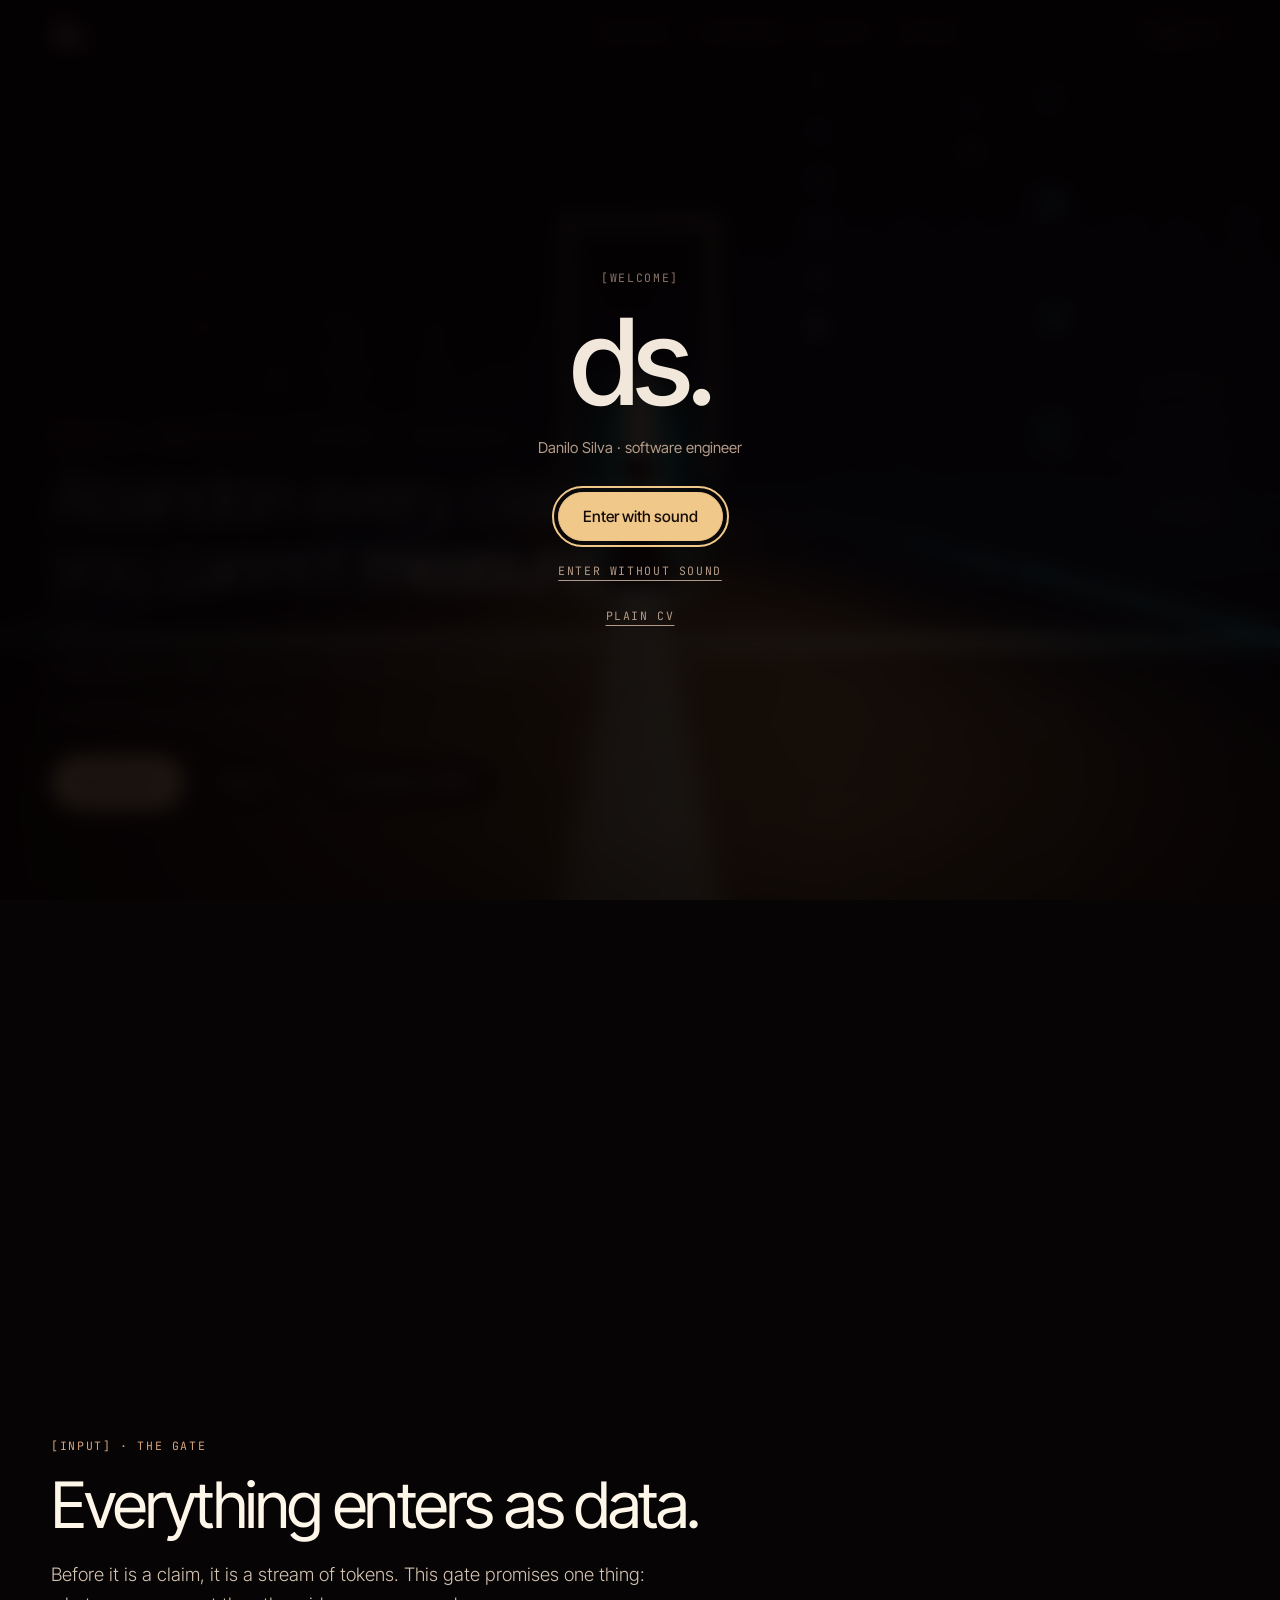
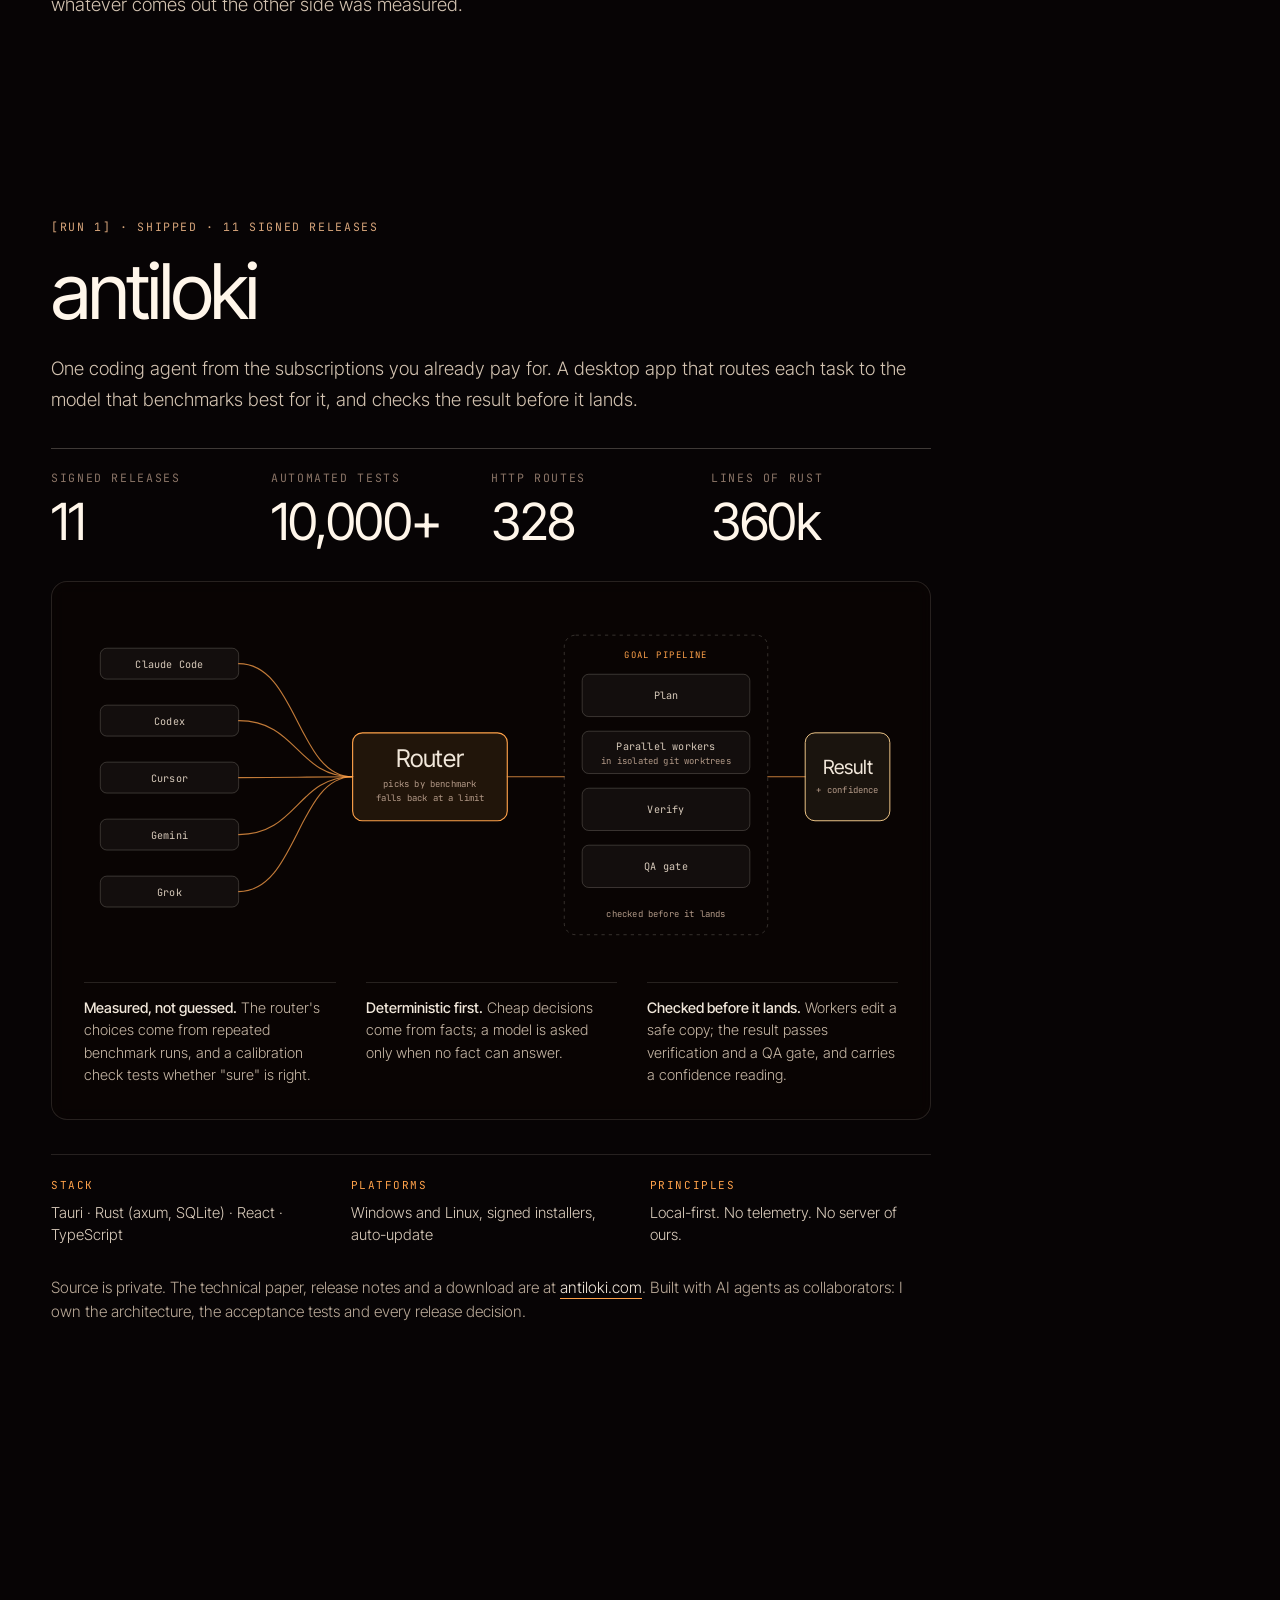
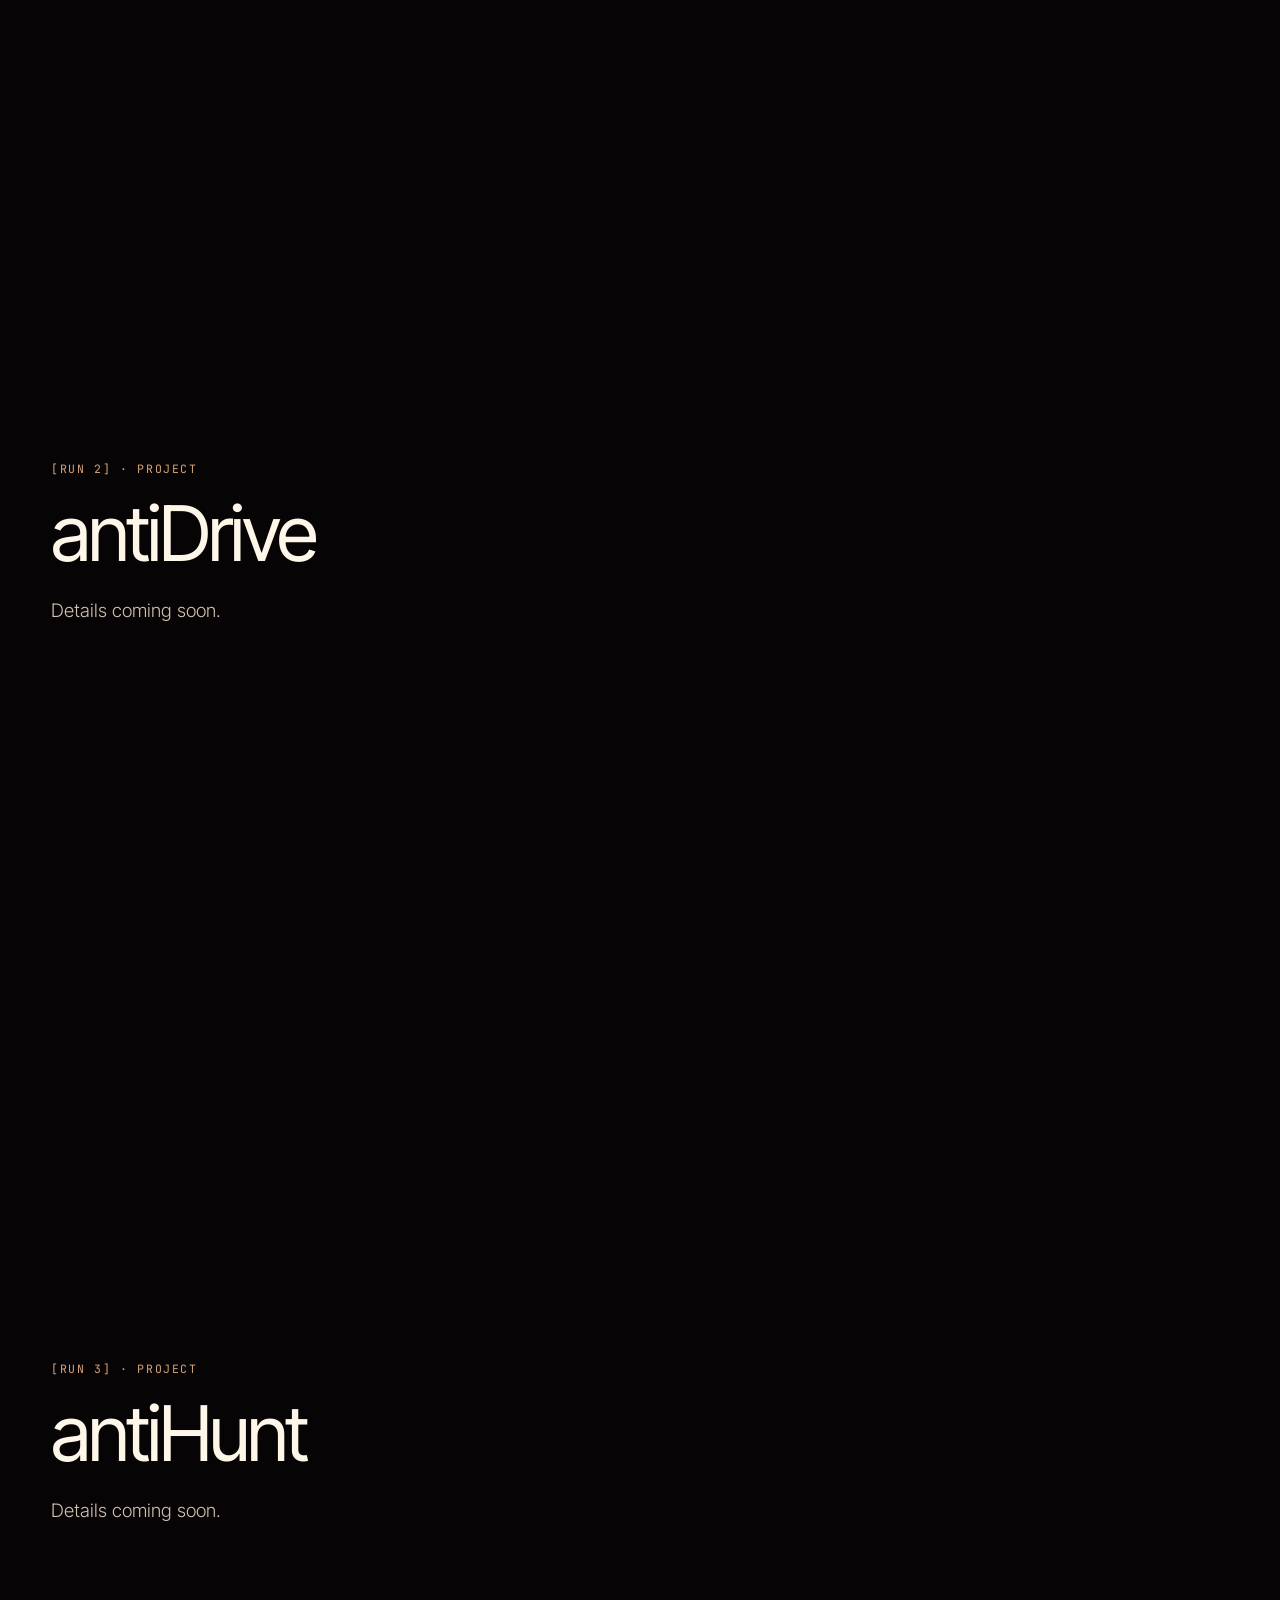
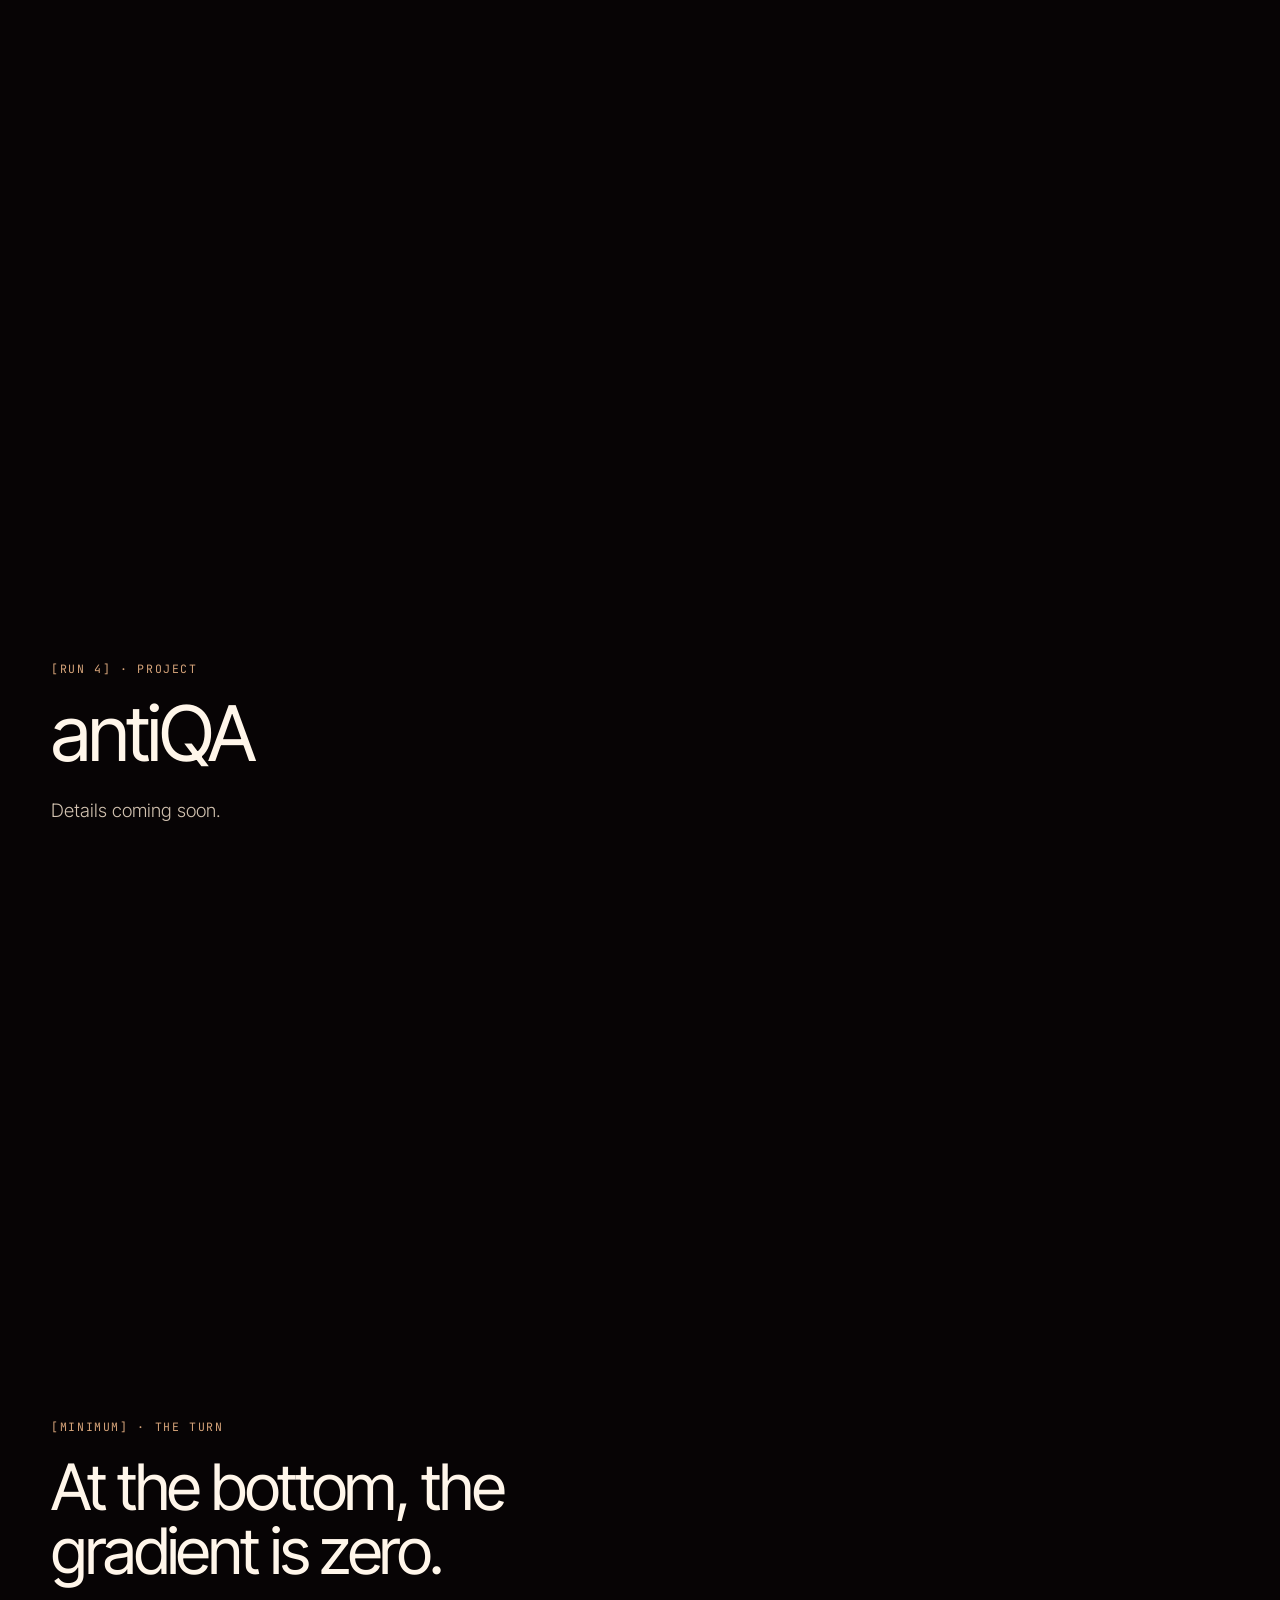
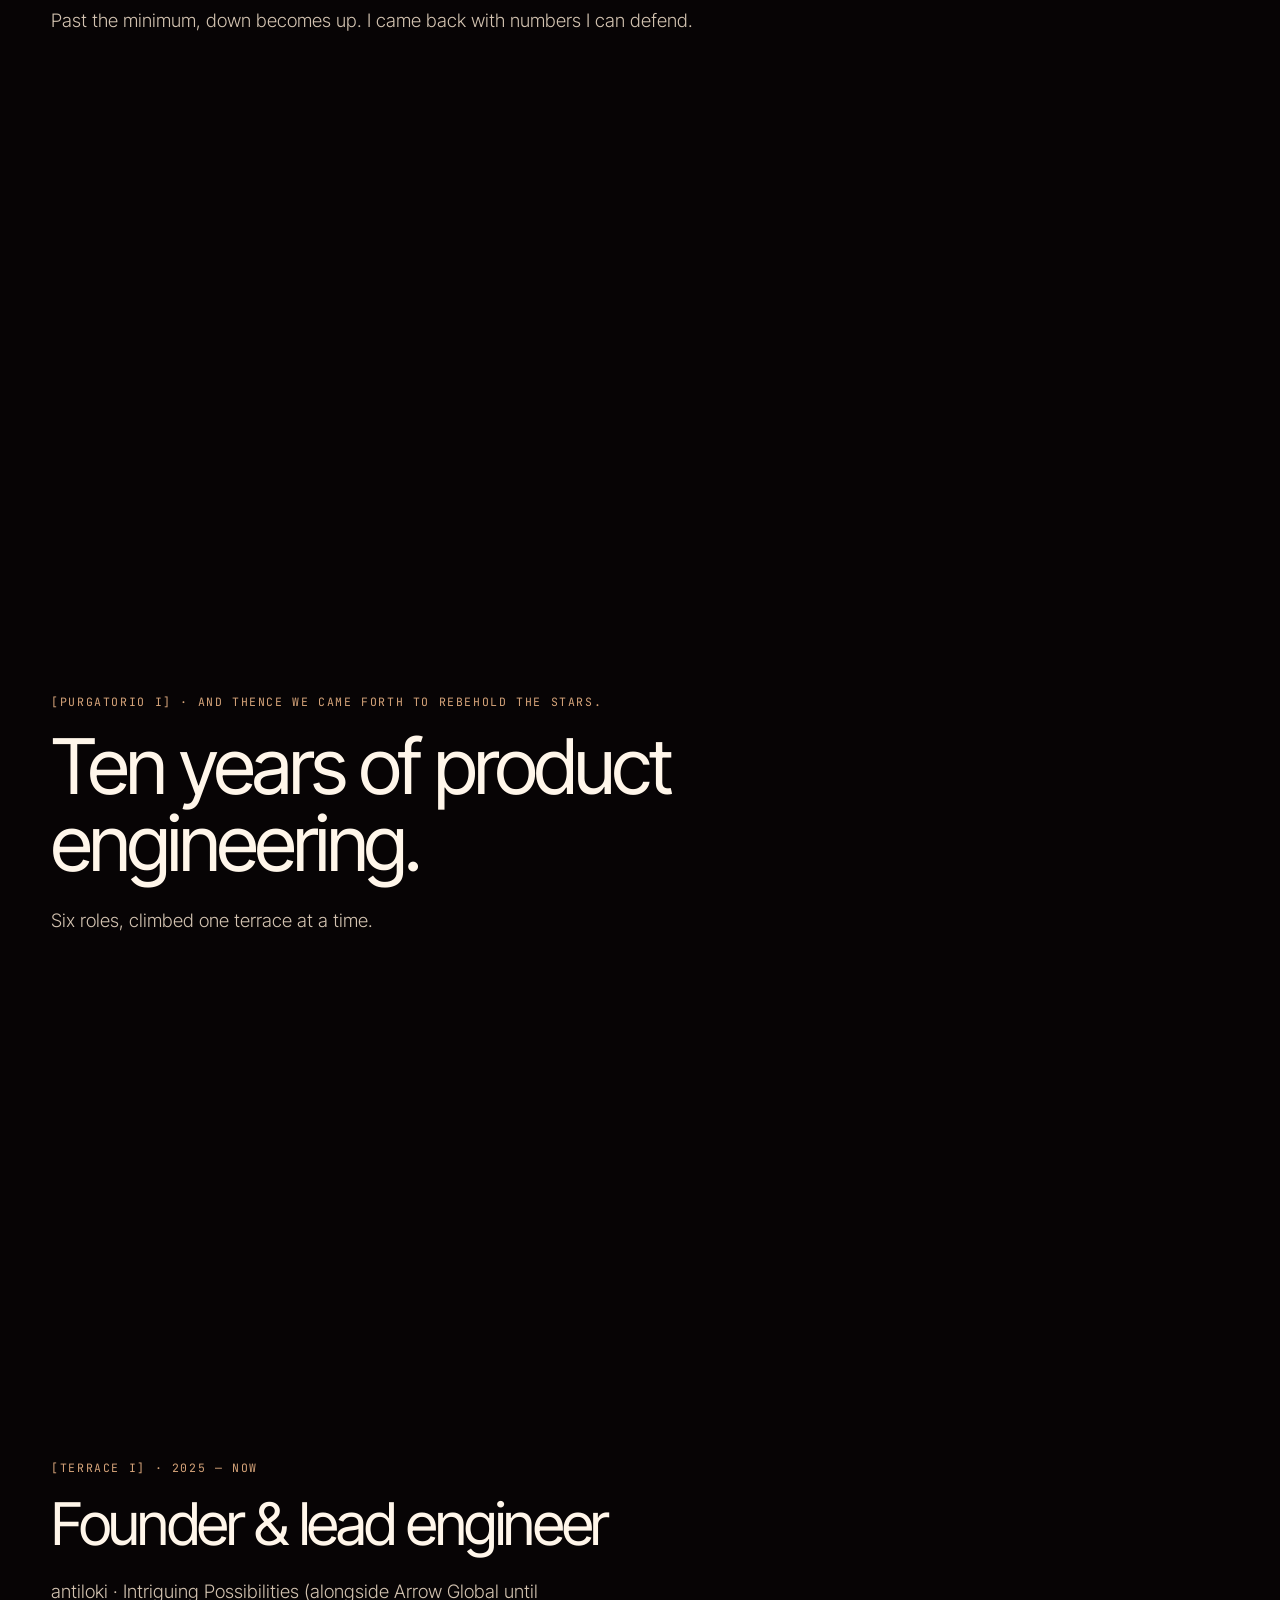
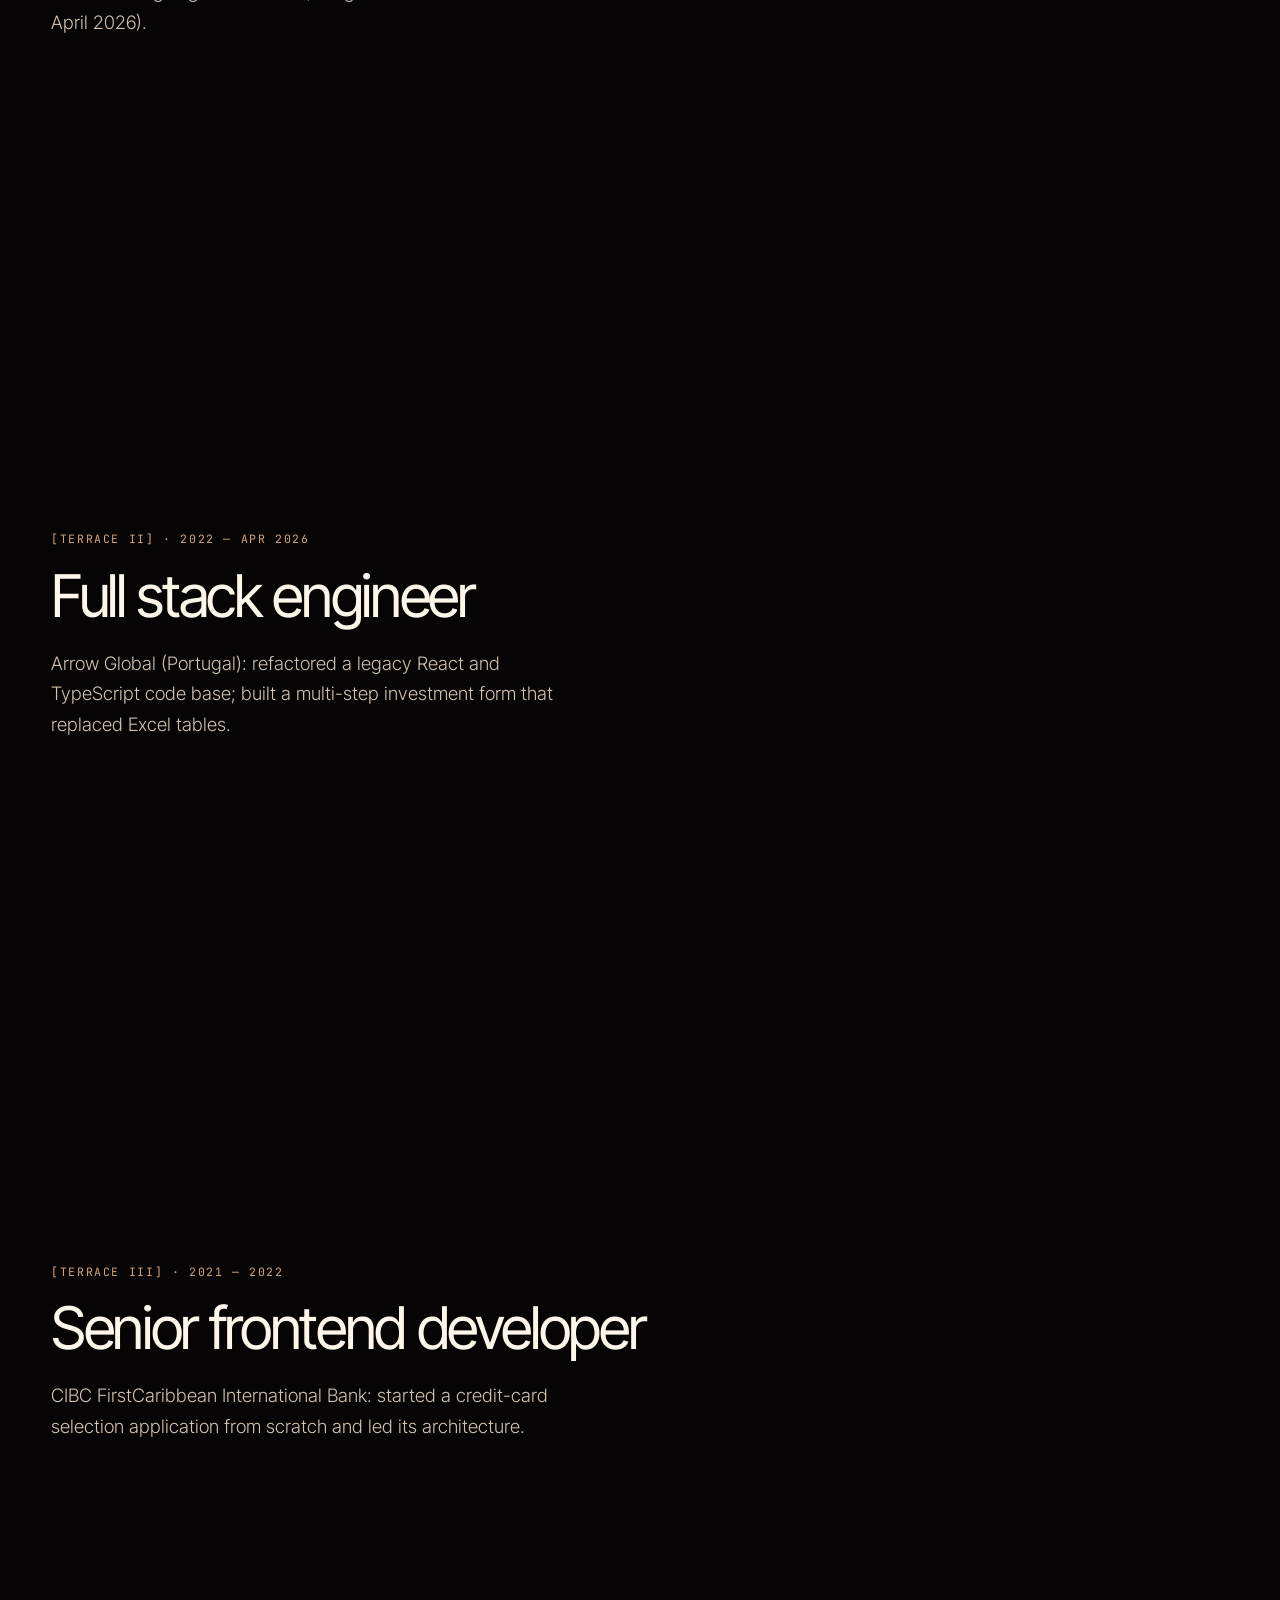
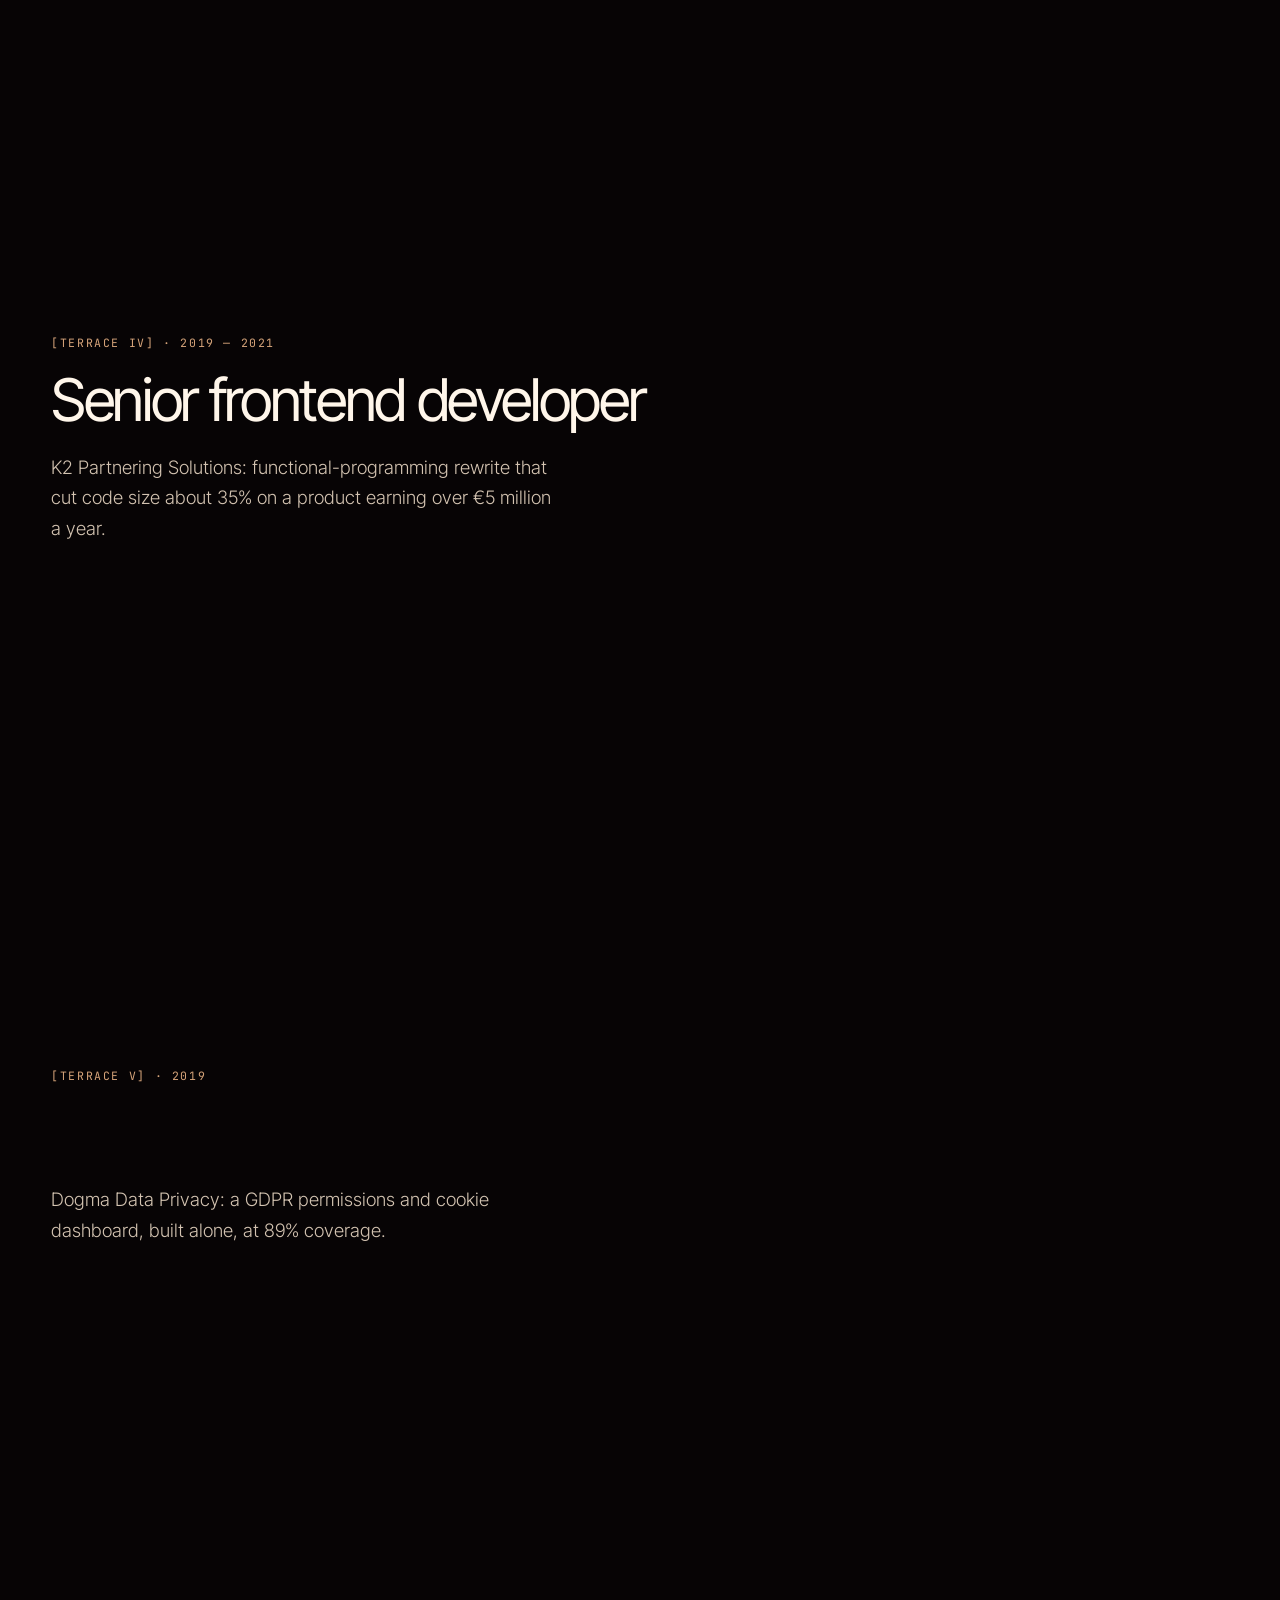
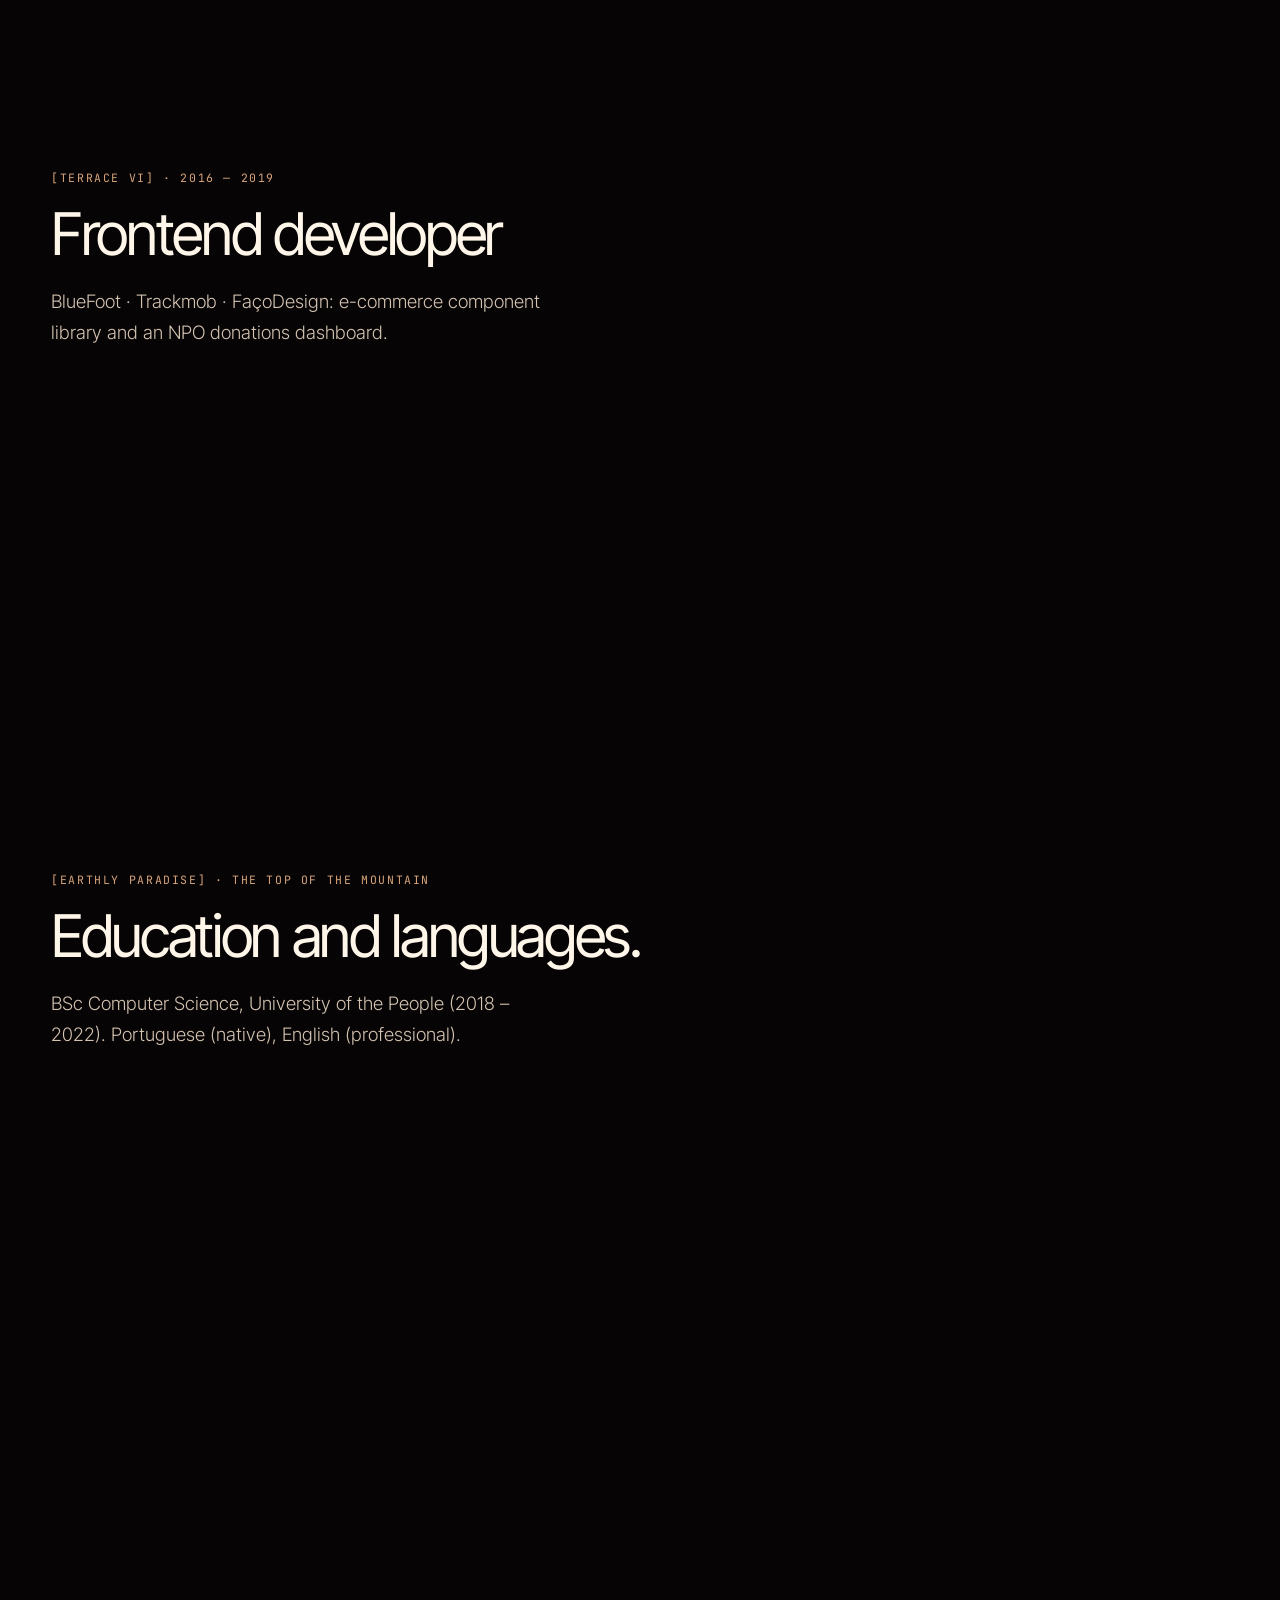
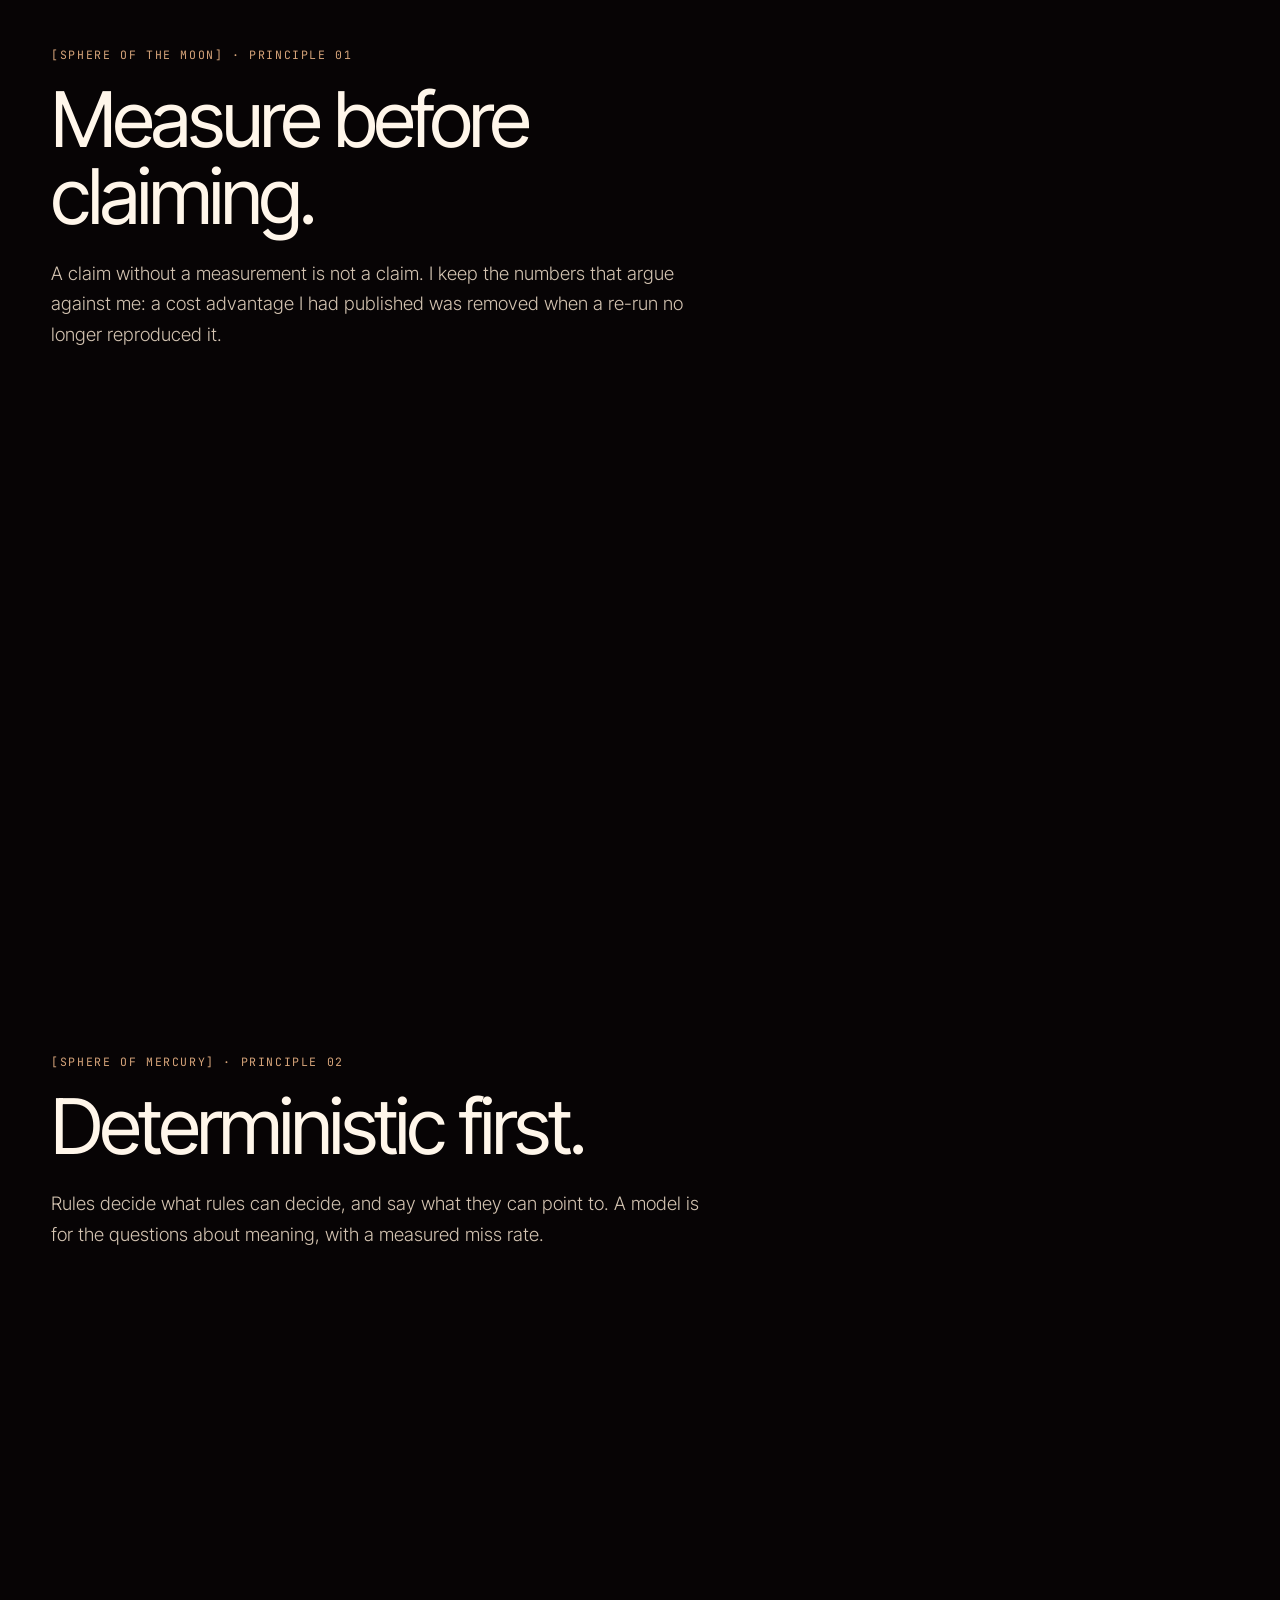
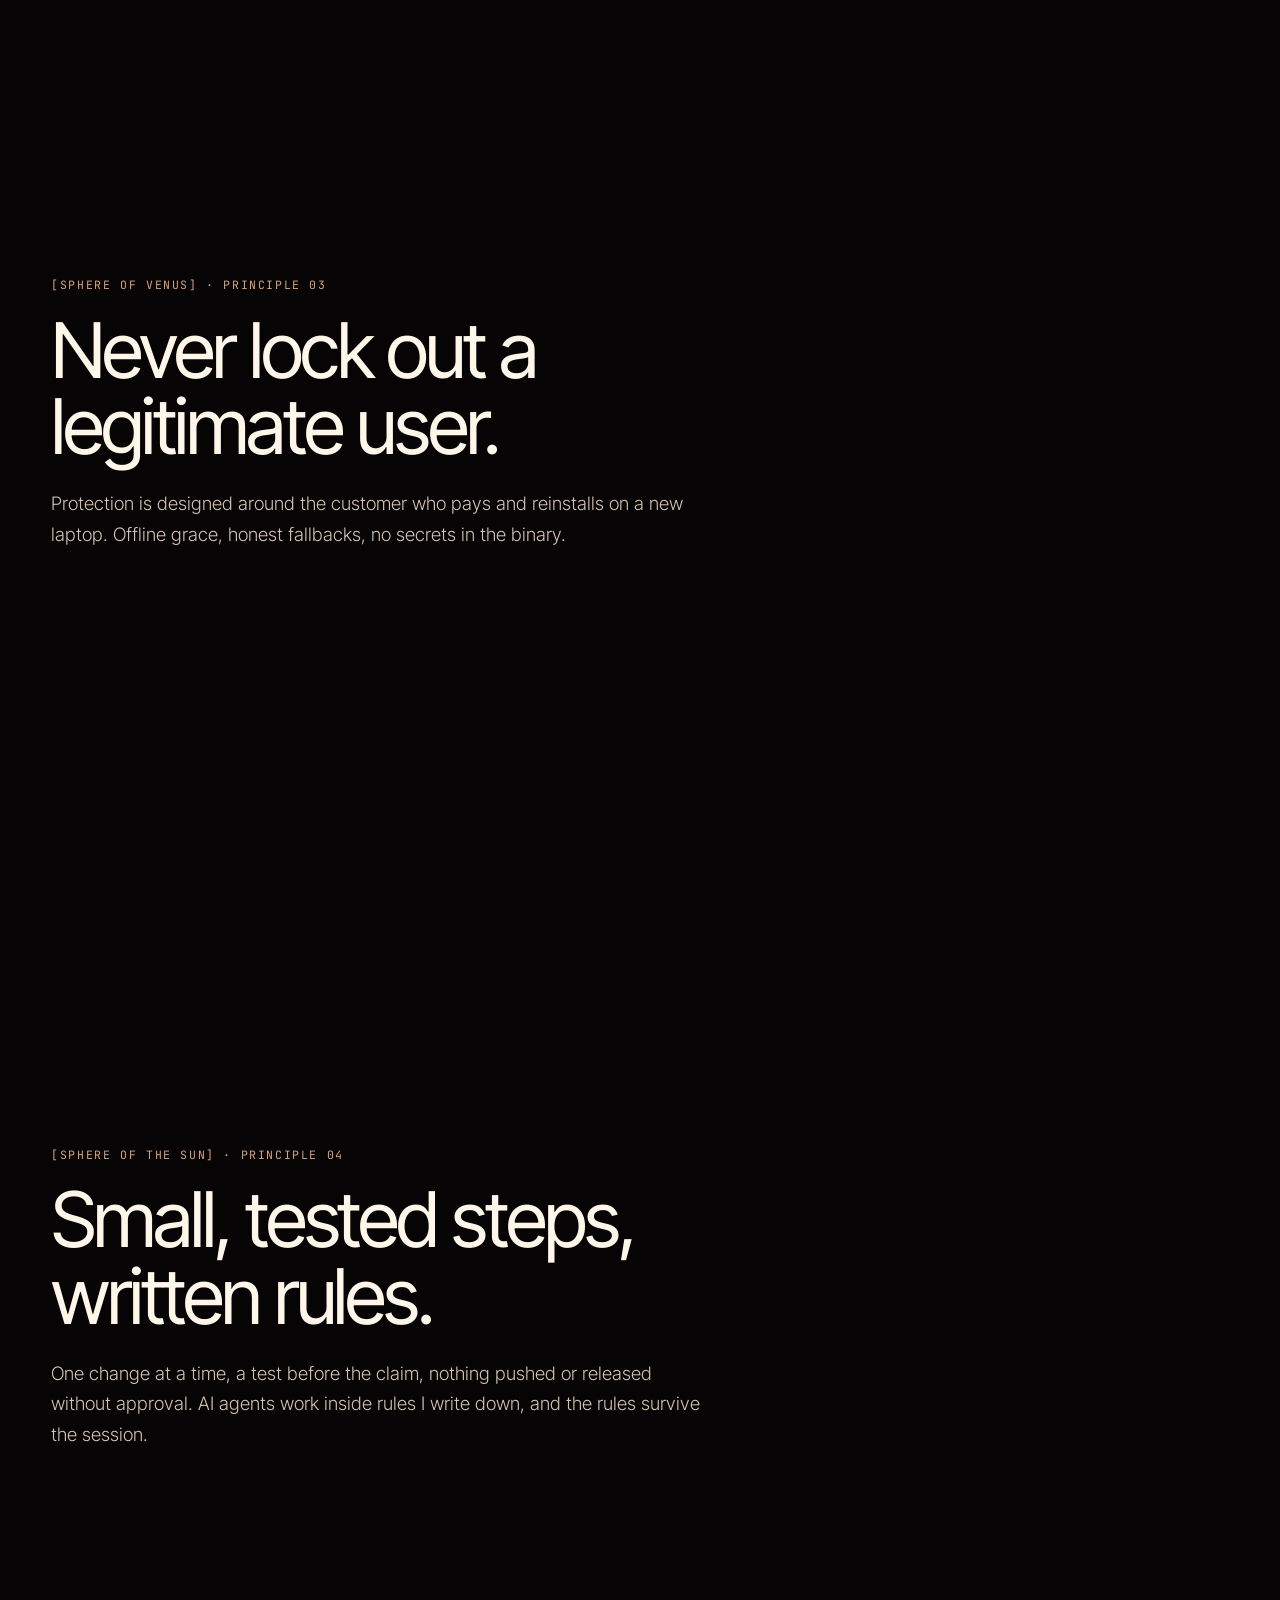
<file: index.html>
<!doctype html>
<html lang="en">
<head>
<meta charset="utf-8">
<meta name="viewport" content="width=device-width, initial-scale=1, viewport-fit=cover">
<title>Danilo Silva — Projects · AI developer tools</title>
<meta name="description" content="Danilo Silva builds deterministic, local, open-source AI developer tools and ships them: antiloki (eleven signed releases) and the antiloki family antiDrive, antiHunt and antiQA. Florianópolis, Brazil (UTC−3).">
<meta name="theme-color" content="#070405">
<meta property="og:type" content="website">
<meta property="og:title" content="Danilo Silva — Projects · AI developer tools">
<meta property="og:description" content="Abandon every claim you cannot measure. antiloki, antiDrive, antiHunt, antiQA.">
<meta property="og:image" content="https://danilosilvadev.github.io/cv/assets/og.png">
<meta property="og:url" content="https://danilosilvadev.github.io/cv/">
<meta name="twitter:card" content="summary_large_image">
<link rel="icon" href="assets/favicon.svg" type="image/svg+xml">
<link rel="preconnect" href="https://fonts.googleapis.com"><link rel="preconnect" href="https://fonts.gstatic.com" crossorigin>
<link rel="stylesheet" href="https://fonts.googleapis.com/css2?family=Inter+Tight:wght@300;400;500;600&family=JetBrains+Mono:wght@400;500&display=swap">
<link rel="stylesheet" href="assets/style.css">
<link rel="stylesheet" href="assets/ask.css">
<script>
  // The 3D scene is an enhancement: with scripts off, with reduced motion, with ?static, or after "Plain CV" the page is a normal document.
  (function () {
    var r = document.documentElement, plain = location.search.indexOf("static") > -1;
    try { if (localStorage.getItem("cv-plain") === "1") plain = true; } catch (e) { /* private window */ }
    if (window.matchMedia && matchMedia("(prefers-reduced-motion: reduce)").matches) plain = true;
    r.classList.add(plain ? "plain" : "js");
    if (!plain) r.classList.add("gated");   // the entry screen (sound choice) shows until the visitor taps in
  })();
</script>
<script type="application/ld+json">
{"@context":"https://schema.org","@type":"Person","name":"Danilo Silva","jobTitle":"Software Engineer","url":"https://danilosilvadev.github.io/cv/","email":"mailto:danilosilvadev@gmail.com","address":{"@type":"PostalAddress","addressLocality":"Florianópolis","addressCountry":"BR"},"sameAs":["https://www.linkedin.com/in/danilo-silva-81439369","https://github.com/danilosilvadev","https://antiloki.com"],"knowsAbout":["React","TypeScript","Rust","AI agents","Model routing","Evaluation"]}
</script>
</head>
<body>
<a class="skip" href="#main">Skip to content</a>

<div id="entry" role="dialog" aria-modal="true" aria-label="Enter the site">
  <div class="gate-in">
    <p class="mono gate-eb">[Welcome]</p>
    <div class="gate-mark">ds.</div>
    <p class="gate-line">Danilo Silva · software engineer</p>
    <button class="btn" id="gate-on" type="button" autofocus>Enter with sound</button>
    <button class="gate-link" id="gate-off" type="button">Enter without sound</button>
    <button class="gate-link" id="gate-plain" type="button">Plain CV</button>
  </div>
</div>


<canvas id="gl" aria-hidden="true"></canvas>
<div id="paint" aria-hidden="true" data-flip="1"></div>
<div id="fade" aria-hidden="true"></div>
<div class="scrim" aria-hidden="true"></div>
<div class="vig" aria-hidden="true"></div>

<header class="bar">
  <a class="mark" href="#top" aria-label="Danilo Silva, back to the top">ds.</a>
  <nav aria-label="Sections">
    <a href="#antiloki" data-nav="projects">Projects</a>
    <a href="#shore" data-nav="experience">Experience</a>
    <a href="#p1" data-nav="method">Method</a>
    <a href="#contact" data-nav="contact">Contact</a>
    <button type="button" class="plainbtn" id="soundbtn" aria-pressed="true">Sound on</button>
    <button type="button" class="plainbtn" id="plainbtn" aria-pressed="false">Plain CV</button>
  </nav>
  <div class="progress" aria-hidden="true"><i></i></div>
</header>

<nav class="gauge mono" id="gauge" aria-label="Cantiche">
  <a href="#top" data-g="selva"><i></i>Data</a>
  <a href="#antiloki" data-g="inferno"><i></i>Descent</a>
  <a href="#shore" data-g="purgatorio"><i></i>Purgatorio</a>
  <a href="#p1" data-g="paradiso"><i></i>Paradiso</a>
  <a href="#contact" data-g="empyrean"><i></i>Empyrean</a>
</nav>

<main id="main">

<!-- ───────────── THE GATE ───────────── -->
<section class="stage hero" id="top" data-cam="forest" data-w="selva">
  <div class="in">
    <p class="eb mono rv">[Epoch 0] · Danilo Silva · AI engineer · Florianópolis<span class="clk"> · <span id="clock">UTC−3</span></span></p>
    <h1 class="rv">Abandon every claim<br>you cannot <b>measure.</b></h1>
    <p class="lede rv">I build deterministic, local, open-source AI developer tools, and I ship them. Follow the run: what I built, how I measured it, what reached people's machines.</p>
    <p class="quote rv">A model is a claim. An eval is the proof.</p>
    <div class="actions rv">
      <a class="btn" href="#gate">Start the run</a>
      <button class="btn ghost" type="button" id="plainbtn2">Plain CV</button>
      <a class="btn ghost" href="Danilo-Silva-CV.pdf" download>Download CV (PDF)</a>
    </div>
    <p class="pr-contact mono">danilosilvadev@gmail.com · linkedin.com/in/danilo-silva-81439369 · github.com/danilosilvadev · antiloki.com</p>
  </div>
  <a class="cue mono" href="#gate"><i></i>Scroll to descend</a>
</section>

<!-- ───────────── THE GATE ───────────── -->
<section class="stage beat" id="gate" data-cam="gate" data-w="selva">
  <div class="in">
    <p class="eb mono rv">[Input] · The gate</p>
    <h2 class="rv">Everything enters as data.</h2>
    <p class="lede rv">Before it is a claim, it is a stream of tokens. This gate promises one thing: whatever comes out the other side was measured.</p>
  </div>
</section>

<!-- ───────────── CIRCLE I · ANTILOKI ───────────── -->
<section class="stage" id="antiloki" data-cam="inf1" data-grp="projects" data-w="inferno">
  <div class="in">
    <p class="eb mono rv">[Run 1] · Shipped · 11 signed releases</p>
    <h2 class="rv">antiloki</h2>
    <p class="lede rv">One coding agent from the subscriptions you already pay for. A desktop app that routes each task to the model that benchmarks best for it, and checks the result before it lands.</p>

    <dl class="stats rv" aria-label="Proof">
      <div><dt class="mono">Signed releases</dt><dd>11</dd></div>
      <div><dt class="mono">Automated tests</dt><dd>10,000+</dd></div>
      <div><dt class="mono">HTTP routes</dt><dd>328</dd></div>
      <div><dt class="mono">Lines of Rust</dt><dd>360k</dd></div>
    </dl>

    <div class="panel rv sys">
      <svg viewBox="0 0 1000 420" role="img" aria-labelledby="sys-t sys-d" class="sys-svg">
        <title id="sys-t">How antiloki routes a task</title>
        <desc id="sys-d">Five AI coding subscriptions feed a router. The router sends the work into a pipeline that plans, runs parallel workers, verifies and applies a QA gate, and returns a result with a confidence reading.</desc>
        <g class="seats">
          <g class="seat"><rect x="20" y="42" width="170" height="38" rx="8"/><text x="105" y="66">Claude Code</text></g>
          <g class="seat"><rect x="20" y="112" width="170" height="38" rx="8"/><text x="105" y="136">Codex</text></g>
          <g class="seat"><rect x="20" y="182" width="170" height="38" rx="8"/><text x="105" y="206">Cursor</text></g>
          <g class="seat"><rect x="20" y="252" width="170" height="38" rx="8"/><text x="105" y="276">Gemini</text></g>
          <g class="seat"><rect x="20" y="322" width="170" height="38" rx="8"/><text x="105" y="346">Grok</text></g>
        </g>
        <g class="wires">
          <path d="M190 61 C 262 61, 262 200, 330 200"/>
          <path d="M190 131 C 262 131, 262 200, 330 200"/>
          <path d="M190 201 C 262 201, 262 200, 330 200"/>
          <path d="M190 271 C 262 271, 262 200, 330 200"/>
          <path d="M190 341 C 262 341, 262 200, 330 200"/>
          <path d="M520 200 L 590 200"/>
          <path d="M840 200 L 886 200"/>
        </g>
        <g class="router"><rect x="330" y="146" width="190" height="108" rx="12"/><text x="425" y="188" class="t1">Router</text><text x="425" y="212" class="t2">picks by benchmark</text><text x="425" y="230" class="t2">falls back at a limit</text></g>
        <g class="pipe">
          <rect class="frame" x="590" y="26" width="250" height="368" rx="14"/>
          <text x="715" y="54" class="t3">Goal pipeline</text>
          <g class="stage-box"><rect x="612" y="74" width="206" height="52" rx="8"/><text x="715" y="105">Plan</text></g>
          <g class="stage-box"><rect x="612" y="144" width="206" height="52" rx="8"/><text x="715" y="167">Parallel workers</text><text x="715" y="184" class="t2">in isolated git worktrees</text></g>
          <g class="stage-box"><rect x="612" y="214" width="206" height="52" rx="8"/><text x="715" y="245">Verify</text></g>
          <g class="stage-box"><rect x="612" y="284" width="206" height="52" rx="8"/><text x="715" y="315">QA gate</text></g>
          <text x="715" y="372" class="t2">checked before it lands</text>
        </g>
        <g class="result"><rect x="886" y="146" width="104" height="108" rx="12"/><text x="938" y="196" class="t1 s">Result</text><text x="938" y="220" class="t2">+ confidence</text></g>
      </svg>
      <ul class="caps">
        <li><b>Measured, not guessed.</b> The router's choices come from repeated benchmark runs, and a calibration check tests whether "sure" is right.</li>
        <li><b>Deterministic first.</b> Cheap decisions come from facts; a model is asked only when no fact can answer.</li>
        <li><b>Checked before it lands.</b> Workers edit a safe copy; the result passes verification and a QA gate, and carries a confidence reading.</li>
      </ul>
    </div>

    <div class="facts rv">
      <div><span class="mono">Stack</span><p>Tauri · Rust (axum, SQLite) · React · TypeScript</p></div>
      <div><span class="mono">Platforms</span><p>Windows and Linux, signed installers, auto-update</p></div>
      <div><span class="mono">Principles</span><p>Local-first. No telemetry. No server of ours.</p></div>
    </div>
    <p class="more rv">Source is private. The technical paper, release notes and a download are at <a class="lnk" href="https://antiloki.com" target="_blank" rel="noopener">antiloki.com</a>. Built with AI agents as collaborators: I own the architecture, the acceptance tests and every release decision.</p>
  </div>
</section>

<!-- ───────────── CIRCLE II · ANTIDRIVE ───────────── -->
<section class="stage" id="antidrive" data-cam="inf2" data-grp="projects" data-w="inferno">
  <div class="in">
    <p class="eb mono rv">[Run 2] · Project</p>
    <h2 class="rv">antiDrive</h2>
    <p class="lede rv">Details coming soon.</p>
  </div>
</section>

<!-- ───────────── CIRCLE III · ANTIHUNT ───────────── -->
<section class="stage" id="antihunt" data-cam="inf3" data-grp="projects" data-w="inferno">
  <div class="in">
    <p class="eb mono rv">[Run 3] · Project</p>
    <h2 class="rv">antiHunt</h2>
    <p class="lede rv">Details coming soon.</p>
  </div>
</section>

<!-- ───────────── CIRCLE IV · ANTIQA ───────────── -->
<section class="stage" id="antiqa" data-cam="inf4" data-grp="projects" data-w="inferno">
  <div class="in">
    <p class="eb mono rv">[Run 4] · Project</p>
    <h2 class="rv">antiQA</h2>
    <p class="lede rv">Details coming soon.</p>
  </div>
</section>

<!-- ───────────── THE TURN ───────────── -->
<section class="stage beat" id="turn" data-cam="turn" data-w="inferno">
  <div class="in">
    <p class="eb mono rv">[Minimum] · The turn</p>
    <h2 class="rv">At the bottom, the gradient is zero.</h2>
    <p class="lede rv">Past the minimum, down becomes up. I came back with numbers I can defend.</p>
  </div>
</section>

<!-- ───────────── PURGATORIO · EARLIER WORK ───────────── -->
<section class="stage" id="shore" data-cam="shore" data-grp="experience" data-w="purgatorio">
  <div class="in">
    <p class="eb mono rv">[Purgatorio I] · And thence we came forth to rebehold the stars.</p>
    <h2 class="rv">Ten years of product engineering.</h2>
    <p class="lede rv">Six roles, climbed one terrace at a time.</p>
  </div>
</section>
<div id="earlier">
<section class="stage role" data-cam="m1" data-grp="experience" data-w="purgatorio">
  <div class="in"><p class="eb mono rv">[Terrace I] · 2025 — now</p><h2 class="rv">Founder &amp; lead engineer</h2><p class="lede rv">antiloki · Intriguing Possibilities (alongside Arrow Global until April 2026).</p></div>
</section>
<section class="stage role" data-cam="m2" data-grp="experience" data-w="purgatorio">
  <div class="in"><p class="eb mono rv">[Terrace II] · 2022 — Apr 2026</p><h2 class="rv">Full stack engineer</h2><p class="lede rv">Arrow Global (Portugal): refactored a legacy React and TypeScript code base; built a multi-step investment form that replaced Excel tables.</p></div>
</section>
<section class="stage role" data-cam="m3" data-grp="experience" data-w="purgatorio">
  <div class="in"><p class="eb mono rv">[Terrace III] · 2021 — 2022</p><h2 class="rv">Senior frontend developer</h2><p class="lede rv">CIBC FirstCaribbean International Bank: started a credit-card selection application from scratch and led its architecture.</p></div>
</section>
<section class="stage role" data-cam="m4" data-grp="experience" data-w="purgatorio">
  <div class="in"><p class="eb mono rv">[Terrace IV] · 2019 — 2021</p><h2 class="rv">Senior frontend developer</h2><p class="lede rv">K2 Partnering Solutions: functional-programming rewrite that cut code size about 35% on a product earning over €5 million a year.</p></div>
</section>
<section class="stage role" data-cam="m5" data-grp="experience" data-w="purgatorio">
  <div class="in"><p class="eb mono rv">[Terrace V] · 2019</p><h2 class="rv">Senior frontend developer</h2><p class="lede rv">Dogma Data Privacy: a GDPR permissions and cookie dashboard, built alone, at 89% coverage.</p></div>
</section>
<section class="stage role" data-cam="m6" data-grp="experience" data-w="purgatorio">
  <div class="in"><p class="eb mono rv">[Terrace VI] · 2016 — 2019</p><h2 class="rv">Frontend developer</h2><p class="lede rv">BlueFoot · Trackmob · FaçoDesign: e-commerce component library and an NPO donations dashboard.</p></div>
</section>
</div>
<section class="stage role" id="garden" data-cam="garden" data-grp="experience" data-w="purgatorio">
  <div class="in"><p class="eb mono rv">[Earthly Paradise] · The top of the mountain</p><h2 class="rv">Education and languages.</h2><p class="lede rv">BSc Computer Science, University of the People (2018 – 2022). Portuguese (native), English (professional).</p></div>
</section>

<!-- ───────────── PARADISO · METHOD ───────────── -->
<div id="how">
<section class="stage" id="p1" data-cam="p1" data-grp="method" data-w="paradiso">
  <div class="in"><p class="eb mono rv">[Sphere of the Moon] · Principle 01</p><h2 class="rv">Measure before claiming.</h2><p class="lede rv">A claim without a measurement is not a claim. I keep the numbers that argue against me: a cost advantage I had published was removed when a re-run no longer reproduced it.</p></div>
</section>
<section class="stage" data-cam="p2" data-grp="method" data-w="paradiso">
  <div class="in"><p class="eb mono rv">[Sphere of Mercury] · Principle 02</p><h2 class="rv">Deterministic first.</h2><p class="lede rv">Rules decide what rules can decide, and say what they can point to. A model is for the questions about meaning, with a measured miss rate.</p></div>
</section>
<section class="stage" data-cam="p3" data-grp="method" data-w="paradiso">
  <div class="in"><p class="eb mono rv">[Sphere of Venus] · Principle 03</p><h2 class="rv">Never lock out a legitimate user.</h2><p class="lede rv">Protection is designed around the customer who pays and reinstalls on a new laptop. Offline grace, honest fallbacks, no secrets in the binary.</p></div>
</section>
<section class="stage" data-cam="p4" data-grp="method" data-w="paradiso">
  <div class="in"><p class="eb mono rv">[Sphere of the Sun] · Principle 04</p><h2 class="rv">Small, tested steps, written rules.</h2><p class="lede rv">One change at a time, a test before the claim, nothing pushed or released without approval. AI agents work inside rules I write down, and the rules survive the session.</p></div>
</section>
<section class="stage" data-cam="p5" data-grp="method" data-w="paradiso">
  <div class="in"><p class="eb mono rv">[Sphere of Mars] · Principle 05</p><h2 class="rv">Ship, then listen.</h2><p class="lede rv">Every release is checked as a stranger would download it, then tested on a clean machine. What breaks there is the roadmap.</p></div>
</section>
</div>

<!-- ───────────── THE EMPYREAN · CONTACT ───────────── -->
<section class="stage contact" id="contact" data-cam="rose" data-grp="contact" data-w="empyrean">
  <div class="in">
    <p class="eb mono rv">[Paradiso XXXIII] · The love that moves the sun and the other stars</p>
    <h2 class="big rv">Let's build<br>something that lasts.</h2>
    <div class="actions rv">
      <a class="btn" href="mailto:danilosilvadev@gmail.com">danilosilvadev@gmail.com</a>
      <button class="btn ghost" type="button" data-copy="danilosilvadev@gmail.com">Copy email</button>
      <a class="btn ghost" href="Danilo-Silva-CV.pdf" download>Download CV (PDF)</a>
    </div>
    <ul class="links mono rv">
      <li><a href="https://www.linkedin.com/in/danilo-silva-81439369" target="_blank" rel="noopener">LinkedIn ↗</a></li>
      <li><a href="https://github.com/danilosilvadev" target="_blank" rel="noopener">GitHub ↗</a></li>
      <li><a href="https://antiloki.com" target="_blank" rel="noopener">antiloki.com ↗</a></li>
    </ul>
  </div>
</section>

</main>
<footer class="foot mono"><div class="wrap"><span>© <span id="yr">2026</span> Danilo Silva</span><span>Florianópolis, Brazil · UTC−3 · open to remote</span></div></footer>

<!-- ───────────── ASK VIRGIL (AI guide) ───────────── -->
<button class="ask-launch" id="ask-launch" aria-expanded="false" aria-controls="ask-panel">
  <span class="av-s" aria-hidden="true">V</span><span class="dot" aria-hidden="true"></span> Ask Virgil
</button>

<aside class="ask-panel" id="ask-panel" role="dialog" aria-label="Ask Virgil, the AI guide to Danilo's work" hidden>
  <div class="ask-head">
    <div class="who">
      <b>Virgil — AI guide</b>
      <span>Answers from Danilo's CV, projects and notes</span>
    </div>
    <button class="ask-x" id="ask-close" aria-label="Close">×</button>
  </div>

  <div class="ask-stage" id="ask-stage">
    <span class="ask-tag">Live</span>
    <span class="ask-disc">AI · not a live call</span>
    <div class="ask-portrait" aria-hidden="true"><div class="ask-face">V</div><div class="ask-mouth"></div></div>
    <div class="ask-wave" aria-hidden="true"><i></i><i></i><i></i><i></i><i></i></div>
  </div>

  <div class="ask-mode">
    <button class="ask-chip on" data-ask-mode="ask">Ask</button>
    <button class="ask-chip" data-ask-mode="interview">Interview Danilo</button>
    <button class="ask-chip" id="ask-voice" aria-pressed="true">Voice · on</button>
  </div>

  <div class="ask-log" id="ask-log" aria-live="polite">
    <div class="ask-sys">Ask anything about Danilo's work</div>
  </div>

  <div class="ask-suggest">
    <button class="ask-chip" data-ask-q="What have you shipped that someone could actually use?">What has he shipped?</button>
    <button class="ask-chip" data-ask-q="How do you work with AI agents?">How does he work with AI agents?</button>
  </div>

  <div class="ask-composer">
    <input type="text" id="ask-input" placeholder="Ask about the work…" aria-label="Message">
    <button class="ask-round send" id="ask-send" aria-label="Send">↑</button>
  </div>
  <div class="ask-foot">Answers come from Danilo's own material. The AI says when it doesn't know.</div>
</aside>

<script src="assets/main.js"></script>
<script src="assets/sound.js"></script>
<script src="assets/ask.js"></script>
</body>
</html>
</file>
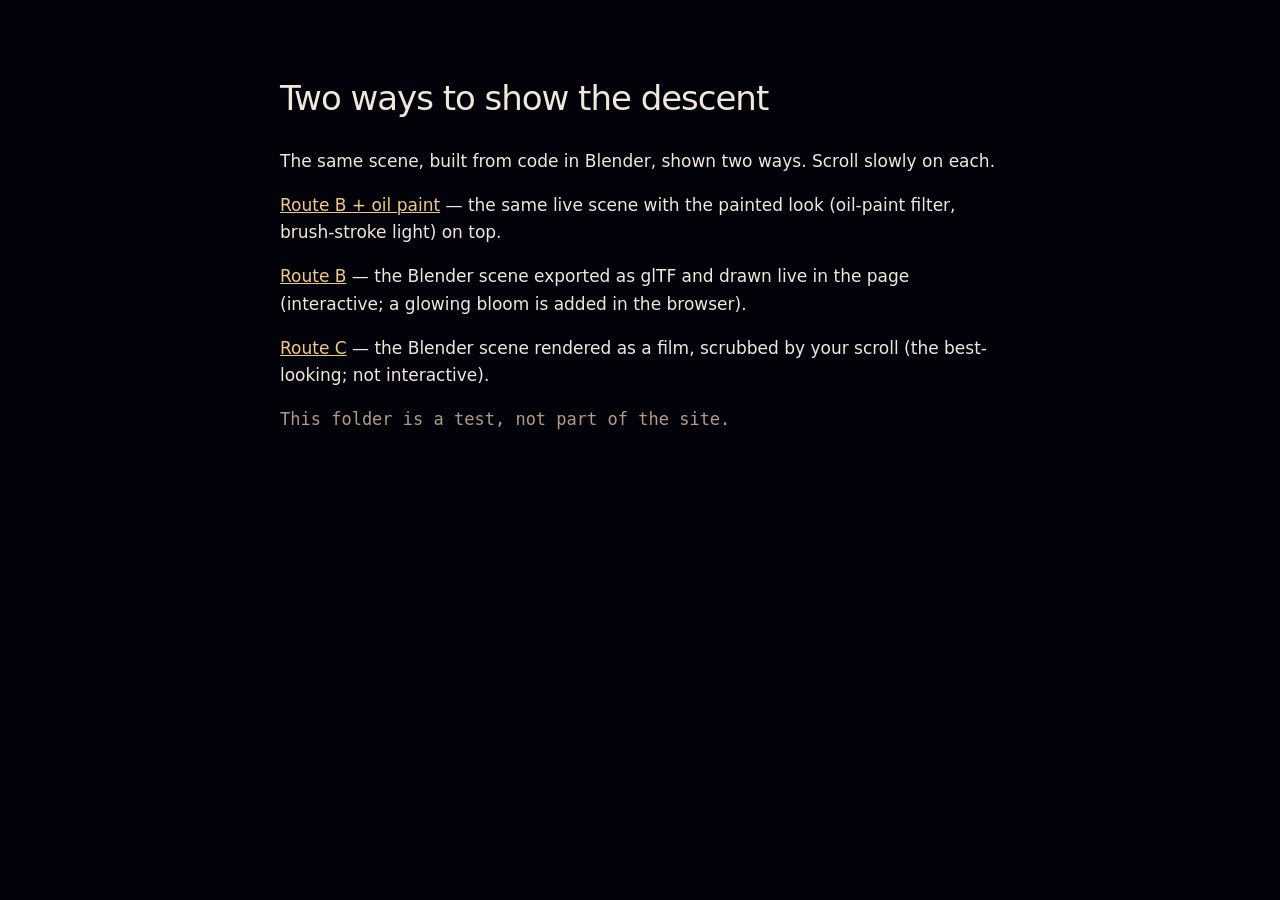
<file: lab/index.html>
<!doctype html><meta charset="utf-8"><meta name="viewport" content="width=device-width,initial-scale=1"><title>Lab · two ways to show the descent</title>
<style>body{background:#02030a;color:#f1e7da;font:17px/1.6 "Inter Tight",system-ui,sans-serif;padding:48px 24px;max-width:720px;margin:auto}a{color:#f0c88a}h1{font-weight:400;letter-spacing:-.03em}code{color:#b39a88}</style>
<h1>Two ways to show the descent</h1><p>The same scene, built from code in Blender, shown two ways. Scroll slowly on each.</p>
<p><a href="route-b-paint.html">Route B + oil paint</a> — the same live scene with the painted look (oil-paint filter, brush-stroke light) on top.</p>
<p><a href="route-b.html">Route B</a> — the Blender scene exported as glTF and drawn live in the page (interactive; a glowing bloom is added in the browser).</p>
<p><a href="route-c.html">Route C</a> — the Blender scene rendered as a film, scrubbed by your scroll (the best-looking; not interactive).</p>
<p><code>This folder is a test, not part of the site.</code></p>
</file>
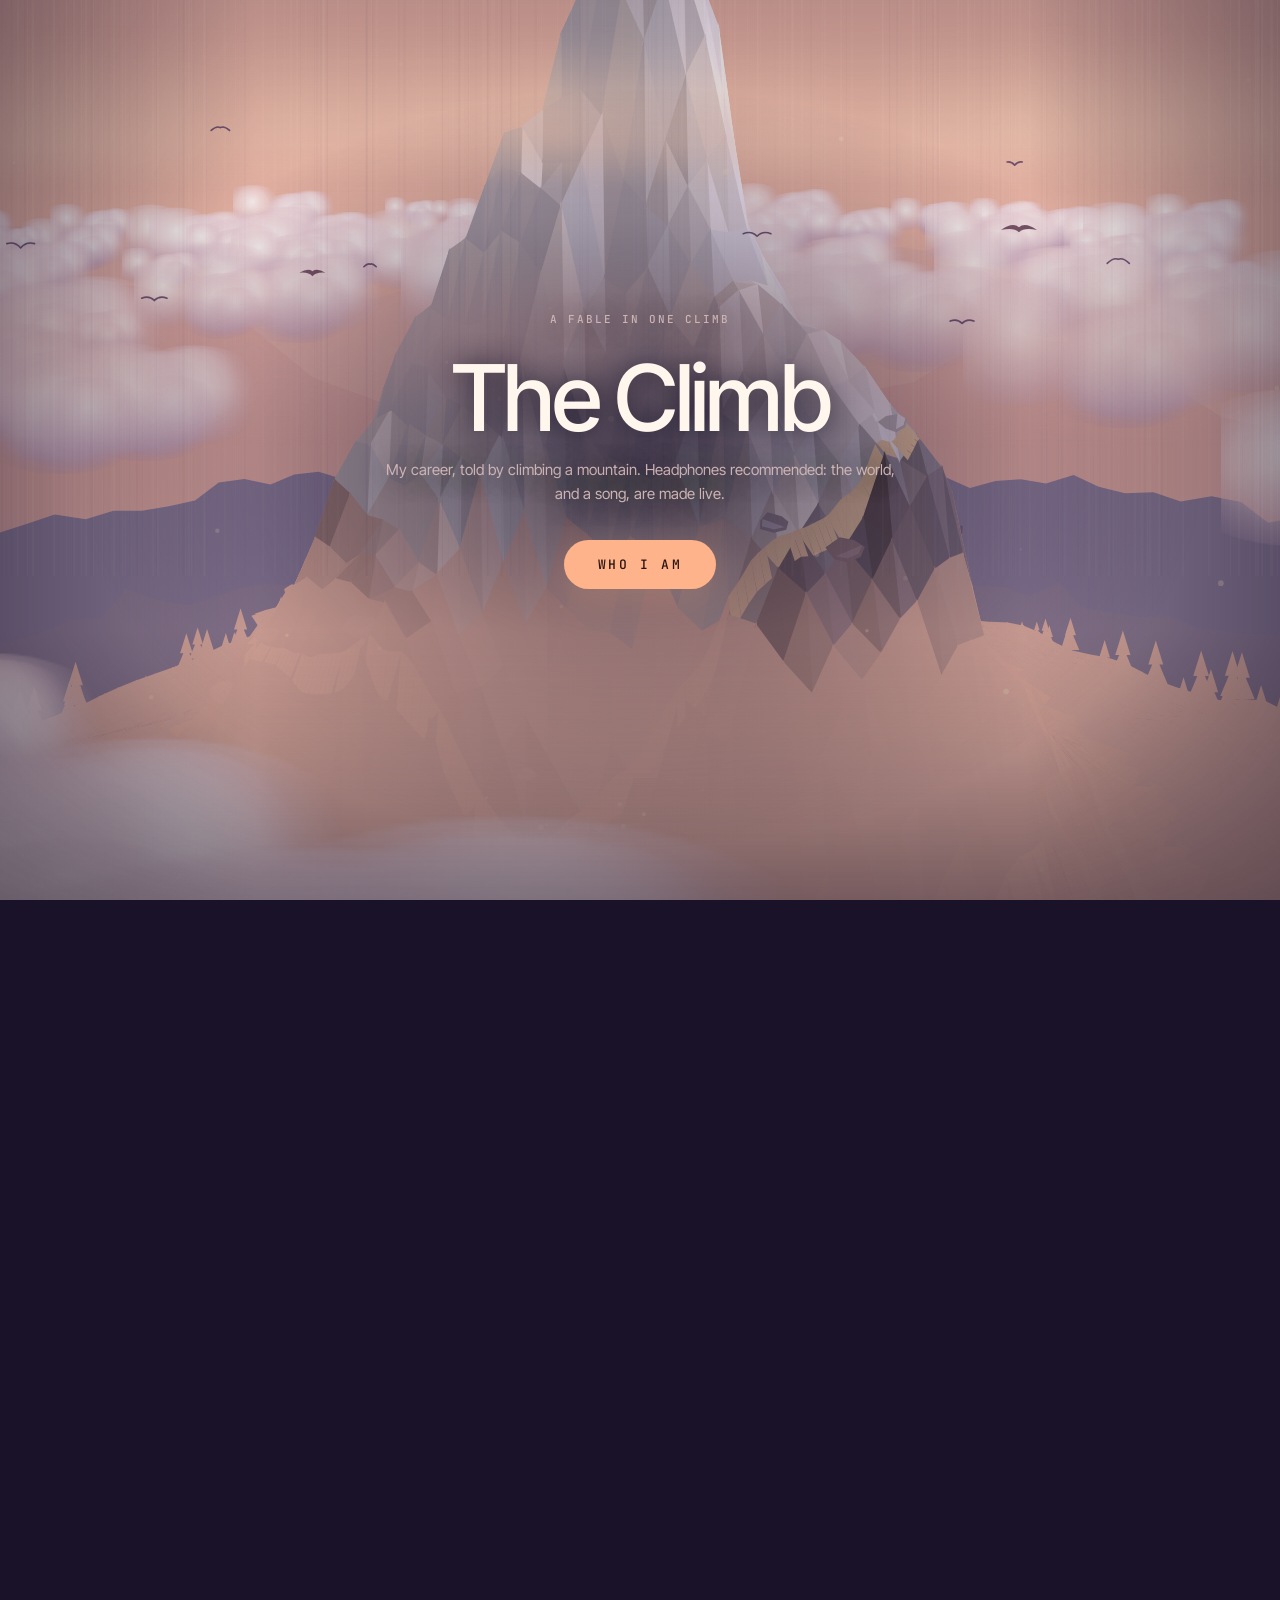
<file: lab/the-climb/index.html>
<!doctype html>
<html lang="en" class="gated">
<head>
<meta charset="utf-8">
<meta name="viewport" content="width=device-width, initial-scale=1, viewport-fit=cover">
<title>The Climb · scene 1</title>
<meta name="theme-color" content="#1a1228">
<link rel="preconnect" href="https://fonts.googleapis.com"><link rel="preconnect" href="https://fonts.gstatic.com" crossorigin>
<link rel="stylesheet" href="https://fonts.googleapis.com/css2?family=Inter+Tight:wght@300;400;500;600&family=JetBrains+Mono:wght@400;500&display=swap">
<style>
:root{--fg:#f6e9e2;--mut:#cdb3b4;--acc:#ffb38a;--sans:"Inter Tight",system-ui,-apple-system,"Segoe UI",sans-serif;--mono:"JetBrains Mono",ui-monospace,Menlo,monospace}
*{box-sizing:border-box;margin:0;padding:0}
html{background:#1a1228;color:var(--fg);font-family:var(--sans);-webkit-font-smoothing:antialiased}
html.gated,html.gated body{overflow:hidden}
#cv{position:fixed;inset:0;width:100vw;height:100vh;display:block;z-index:0}
#space{height:2000vh}
.hud{position:fixed;left:0;right:0;top:0;z-index:20;display:flex;justify-content:space-between;align-items:center;padding:14px clamp(16px,3vw,40px);pointer-events:none;background:linear-gradient(180deg,rgba(14,12,30,.55),rgba(14,12,30,0))}
.hud .mark{font:500 28px/1 var(--sans);letter-spacing:-.04em;color:#fff4ea}
.hud .mark small{display:block;font:500 10.5px var(--mono);letter-spacing:.16em;text-transform:uppercase;color:var(--mut);margin-top:6px}
.btns{display:flex;gap:10px;pointer-events:auto}
#sndbtn,#playbtn,#qbtn{pointer-events:auto;font:500 11px var(--mono);letter-spacing:.14em;text-transform:uppercase;color:var(--fg);background:rgba(14,12,30,.45);border:1px solid rgba(246,233,226,.28);border-radius:999px;padding:9px 16px;cursor:pointer}
#sndbtn[aria-pressed="true"],#playbtn[aria-pressed="true"],#qbtn[aria-pressed="true"]{border-color:var(--acc);color:var(--acc)}
#playbtn::before{content:"\25B6\00a0\00a0"}#playbtn[aria-pressed="true"]::before{content:"\275A\275A\00a0\00a0"}
#barwrap{position:fixed;left:0;right:0;top:0;height:2px;z-index:25}#bar{height:100%;background:var(--acc);transform:scaleX(0);transform-origin:left}
#cap{position:fixed;z-index:10;right:clamp(20px,5vw,84px);bottom:clamp(40px,11vh,120px);max-width:min(520px,calc(100vw - 40px));opacity:0;transform:translateY(16px);transition:opacity .8s,transform .8s;pointer-events:none;text-shadow:0 2px 24px rgba(10,8,22,.75)}
#cap.in{opacity:1;transform:none}
#cap.dark::before{opacity:0}#cap.dark h2{color:#34203c}#cap.dark .lede{color:#4a3352}#cap.dark .eb{color:#9a3c2a}#cap.dark{text-shadow:0 1px 18px rgba(255,236,236,.55)}
#cap,#cap h2,#cap .lede,#cap .eb{transition:opacity .8s,transform .8s,color .6s}#cap::before{transition:opacity .6s}
#cap .eb{font:500 11.5px var(--mono);letter-spacing:.15em;text-transform:uppercase;color:var(--acc);margin-bottom:16px}
#cap h2{font-weight:400;font-size:clamp(34px,4.6vw,66px);line-height:1.02;letter-spacing:-.035em;color:#fff6ee}
#cap .lede{margin-top:18px;font-size:clamp(15px,1.4vw,18px);line-height:1.65;font-weight:300;color:#ecd9d4}
.cue{transition:opacity .6s;position:fixed;left:50%;bottom:22px;transform:translateX(-50%);z-index:12;font:500 10.5px var(--mono);letter-spacing:.18em;text-transform:uppercase;color:var(--mut);display:flex;flex-direction:column;align-items:center;gap:8px;pointer-events:none;animation:cue 2.6s ease-in-out infinite}
.cue i{display:block;width:1px;height:34px;background:linear-gradient(var(--acc),transparent)}
@keyframes cue{0%,100%{opacity:.35}50%{opacity:1}}
#entry{position:fixed;inset:0;z-index:100;display:flex;align-items:center;justify-content:center;text-align:center;padding:24px;background:radial-gradient(closest-side at 50% 52%,rgba(20,12,36,.66),rgba(20,12,36,0) 88%);transition:opacity .6s}
#entry.out{opacity:0;pointer-events:none}
.in-box h1,.in-box .eb,.in-box p{text-shadow:0 2px 28px rgba(14,10,30,.85)}
.in-box .btn{margin-top:8px;font:500 13px var(--mono);letter-spacing:.2em;text-transform:uppercase;padding:16px 34px;box-shadow:0 8px 40px rgba(255,179,138,.25)}
.in-box{display:flex;flex-direction:column;align-items:center;gap:14px;max-width:520px}
.in-box .eb{font:500 11px var(--mono);letter-spacing:.18em;text-transform:uppercase;color:var(--mut)}
.in-box h1{font-weight:400;font-size:clamp(44px,9vw,92px);letter-spacing:-.045em;line-height:1;color:#fff6ee}
.in-box p{color:var(--mut);font-size:15px;line-height:1.6;margin-bottom:12px}
.btn{font:500 15px var(--sans);padding:14px 26px;border-radius:999px;background:var(--acc);color:#2a1410;border:0;cursor:pointer}
.link{background:none;border:0;color:var(--mut);font:500 11px var(--mono);letter-spacing:.14em;text-transform:uppercase;text-decoration:underline;text-underline-offset:5px;cursor:pointer;padding:8px}
#cap::before{content:"";position:absolute;inset:-34px -38px -30px -38px;z-index:-1;background:radial-gradient(closest-side,rgba(14,12,30,.5),rgba(14,12,30,0));pointer-events:none}
#contact{position:fixed;z-index:15;right:clamp(20px,5vw,84px);bottom:clamp(40px,10vh,110px);max-width:min(480px,calc(100vw - 40px));opacity:0;transform:translateY(18px);transition:opacity 1.2s,transform 1.2s;pointer-events:none;text-shadow:0 2px 24px rgba(4,6,20,.8)}
#contact.in{opacity:1;transform:none;pointer-events:auto}
#contact::before{content:"";position:absolute;inset:-34px -38px -30px -38px;z-index:-1;background:radial-gradient(closest-side,rgba(4,6,22,.62),rgba(4,6,22,0));pointer-events:none}
#contact .eb{font:500 11.5px var(--mono);letter-spacing:.15em;text-transform:uppercase;color:var(--acc);margin-bottom:14px}
#contact h2{font-weight:400;font-size:clamp(30px,4vw,54px);line-height:1.04;letter-spacing:-.035em;color:#fff6ee}
#contact .lede{margin-top:14px;font-size:clamp(14px,1.3vw,17px);line-height:1.6;font-weight:300;color:#ecd9d4}
#contact .links{display:flex;flex-wrap:wrap;gap:10px;margin-top:20px}
#contact a,#contact button{font:500 12px var(--mono);letter-spacing:.1em;text-transform:uppercase;color:var(--fg);background:rgba(14,12,30,.55);border:1px solid rgba(246,233,226,.34);border-radius:999px;padding:10px 16px;cursor:pointer;text-decoration:none;text-shadow:none}
#contact a:hover,#contact button:hover{border-color:var(--acc);color:var(--acc)}
#contact a.main{background:var(--acc);color:#2a1410;border-color:var(--acc)}
@media (max-width:760px){#contact{left:20px;right:20px;bottom:24px;max-width:none}#contact h2{font-size:30px}#cap{left:20px;right:20px;top:92px;bottom:auto;max-width:none}#cap::before{background:linear-gradient(180deg,rgba(14,12,30,.62),rgba(14,12,30,0));inset:-92px -20px -34px -20px}.cue{display:none}}

/* the telling: plain, quiet type that drifts in out of the fog and back into it */
#cap{transform:none;transition:opacity .7s}
#cap.in,#cap.leaving{opacity:1}
#cap .eb,#cap h2,#cap .lede,#contact .eb,#contact h2,#contact .lede,.in-box .eb,.in-box h1,.in-box p:not(.eb){opacity:0;filter:blur(16px);transform:translateY(8px) scale(1.015);transition:opacity 1.4s ease,filter 1.6s ease,transform 1.6s ease}
#cap.in .eb,#cap.in h2,#cap.in .lede,#contact.in .eb,#contact.in h2,#contact.in .lede,#entry.in .eb,#entry.in h1,#entry.in p:not(.eb){opacity:1;filter:none;transform:none}
#cap.in h2,#contact.in h2,#entry.in h1{transition-delay:.15s}#cap.in .lede,#contact.in .lede,#entry.in p:not(.eb){transition-delay:.4s}
#cap.leaving .eb,#cap.leaving h2,#cap.leaving .lede{opacity:0;filter:blur(14px);transform:translateY(-6px) scale(1.01);transition:opacity .9s ease-in,filter .9s ease-in,transform .9s ease-in}
#contact{transition:opacity .7s;transform:none}
#contact.in,#contact.leaving{opacity:1}
#contact .links{opacity:0;transition:opacity 1.4s 1s}#contact.in .links{opacity:1}
.in-box .btn{opacity:0;transition:opacity 1.4s 1.2s,box-shadow .3s}#entry.in .btn{opacity:1}
.in-box h1{font-weight:500;letter-spacing:-.04em}
@media (prefers-reduced-motion:reduce){#cap .eb,#cap h2,#cap .lede,#contact .eb,#contact h2,#contact .lede{filter:none;transform:none}}
@media (max-width:760px){#qbtn{display:none}}html.gated .cue{display:none}html.gated .hud{opacity:0;pointer-events:none}.hud{transition:opacity 1s}
html{scrollbar-width:none;-ms-overflow-style:none}html::-webkit-scrollbar,body::-webkit-scrollbar{display:none;width:0;height:0}

/* the telling for a recruiter: role, what was done, skills as bullets */
#cap{max-width:min(560px,calc(100vw - 40px))}
#cap h2{font-size:clamp(32px,4.2vw,62px)}
#cap .lede{font-size:clamp(15px,1.22vw,18px);line-height:1.5}
#cap .lede .sum{display:block;font-weight:500;color:#fff6ee;margin-bottom:6px}
#cap .lede ul{list-style:none;margin:0 0 6px;padding:0}
#cap .lede li{position:relative;padding-left:17px;margin:5px 0}
#cap .lede li::before{content:"";position:absolute;left:2px;top:.62em;width:6px;height:6px;border-radius:50%;background:var(--acc)}
#cap .skills{margin-top:10px;display:flex;flex-wrap:wrap;gap:6px 8px;align-items:center}
#cap .skills b{font:500 10.5px var(--mono);letter-spacing:.14em;text-transform:uppercase;color:var(--acc);margin-right:2px}
#cap .skills span{font:500 11.5px var(--mono);letter-spacing:.02em;padding:4px 10px 4px 20px;border:1px solid rgba(255,179,138,.5);border-radius:999px;color:#fff2ec;background:rgba(14,12,30,.45);position:relative}
#cap .skills span::before{content:"";position:absolute;left:8px;top:50%;width:5px;height:5px;margin-top:-2.5px;border-radius:50%;background:var(--acc)}
#cap .apps{margin:8px 0 4px;display:grid;gap:7px}
#cap .apps div{display:flex;align-items:center;gap:11px}
#cap .apps img{flex:none;width:40px;height:40px;border-radius:10px;object-fit:cover;box-shadow:0 0 0 1px rgba(255,179,138,.35),0 4px 14px rgba(10,8,22,.5)}
#cap .apps b{display:block;font:500 11.5px var(--mono);letter-spacing:.04em;color:#fff6ee;margin-bottom:1px}
#cap .apps span{font-size:.92em;line-height:1.35}
@media (max-width:760px){#cap .apps{gap:5px}#cap .apps img{width:32px;height:32px;border-radius:8px}#cap .apps b{font-size:10.5px}}
@media (max-width:760px){#cap h2{font-size:30px}#cap .lede{font-size:13.5px;line-height:1.42}#cap .lede li{margin:3px 0}#cap .skills span{font-size:10.5px;padding:3px 8px 3px 17px}}
#cap::before{inset:-44px -52px -40px -52px;background:radial-gradient(closest-side,rgba(14,12,30,.74),rgba(14,12,30,.5) 62%,rgba(14,12,30,0))}
@media (max-width:760px){#cap::before{background:linear-gradient(180deg,rgba(14,12,30,.8),rgba(14,12,30,.5) 70%,rgba(14,12,30,0));inset:-92px -20px -40px -20px}}
#hint{font:500 11px var(--mono);letter-spacing:.16em;text-transform:uppercase;color:var(--mut);align-self:center;padding:0 6px;text-shadow:0 1px 10px rgba(10,8,24,.8)}
@media (max-width:760px){#hint{display:none}}
#cap.long h2{font-size:clamp(28px,3.5vw,52px)}
/* the first scene asks to be scrolled: a blinking cue with a bobbing arrow, gone as soon as he starts to walk */
.cue{bottom:26px;font:500 12px var(--mono);letter-spacing:.22em;color:#fff6ee;text-shadow:0 1px 14px rgba(10,8,24,.95),0 0 4px rgba(10,8,24,.7);gap:10px;animation:cueblink 1.5s ease-in-out infinite;transition:opacity .5s}
.cue i{width:12px;height:12px;background:none;border-right:2px solid var(--acc);border-bottom:2px solid var(--acc);transform:rotate(45deg);animation:cuebob 1.2s ease-in-out infinite;filter:drop-shadow(0 1px 6px rgba(10,8,24,.8))}
.cue.off{animation:none;opacity:0;pointer-events:none}
@keyframes cueblink{0%,100%{opacity:.25}50%{opacity:1}}
@keyframes cuebob{0%,100%{margin-top:0}50%{margin-top:7px}}
@media (max-width:760px){.cue{display:flex !important}}
</style>
</head>
<body>
<canvas id="cv" aria-hidden="true"></canvas>
<div id="barwrap" aria-hidden="true"><div id="bar"></div></div>
<header class="hud"><div class="mark">ds.<small id="where">The Climb · scene 1 · base camp</small></div><div class="btns"><button id="qbtn" type="button" aria-pressed="false">Quality: auto</button><span id="hint">Scroll to climb</span><button id="sndbtn" type="button" aria-pressed="false">Sound off</button></div></header>
<div id="cap" aria-live="polite"><p class="eb"></p><h2></h2><div class="lede"></div></div>
<div id="contact"><p class="eb">And so the story ends, and another can begin</p><h2>Let's build something that lasts.</h2><p class="lede">Danilo Silva, software engineer, Florianópolis, Brazil (UTC−3). Open to remote work.</p>
  <div class="links"><a class="main" href="mailto:danilosilvadev@gmail.com">danilosilvadev@gmail.com</a><button id="copymail" type="button">Copy email</button><a href="https://www.linkedin.com/in/danilo-silva-81439369" target="_blank" rel="noopener">LinkedIn ↗</a><a href="https://github.com/danilosilvadev" target="_blank" rel="noopener">GitHub ↗</a><a href="https://antiloki.com" target="_blank" rel="noopener">antiloki.com ↗</a><a href="../../Danilo-Silva-CV.pdf" target="_blank" rel="noopener">Download CV (PDF)</a></div></div>
<div class="cue" aria-hidden="true"><span>Scroll to climb</span><i></i></div>
<div id="space"></div>
<div id="entry" role="dialog" aria-modal="true" aria-label="Danilo Silva, curriculum">
  <div class="in-box"><p class="eb">A fable in one climb</p><h1>The Climb</h1><p>My career, told by climbing a mountain. Headphones recommended: the world, and a song, are made live.</p>
    <button class="btn" id="gate-on" type="button">Who I am</button></div>
</div>
<script>document.getElementById("copymail").addEventListener("click",function(){var b=this;try{navigator.clipboard.writeText("danilosilvadev@gmail.com");b.textContent="Copied";setTimeout(function(){b.textContent="Copy email"},1800)}catch(e){location.href="mailto:danilosilvadev@gmail.com"}})</script>
<script src="sound.js?v=20261027t"></script>
<script src="scene.js?v=20261027u"></script>
</body>
</html>
</file>
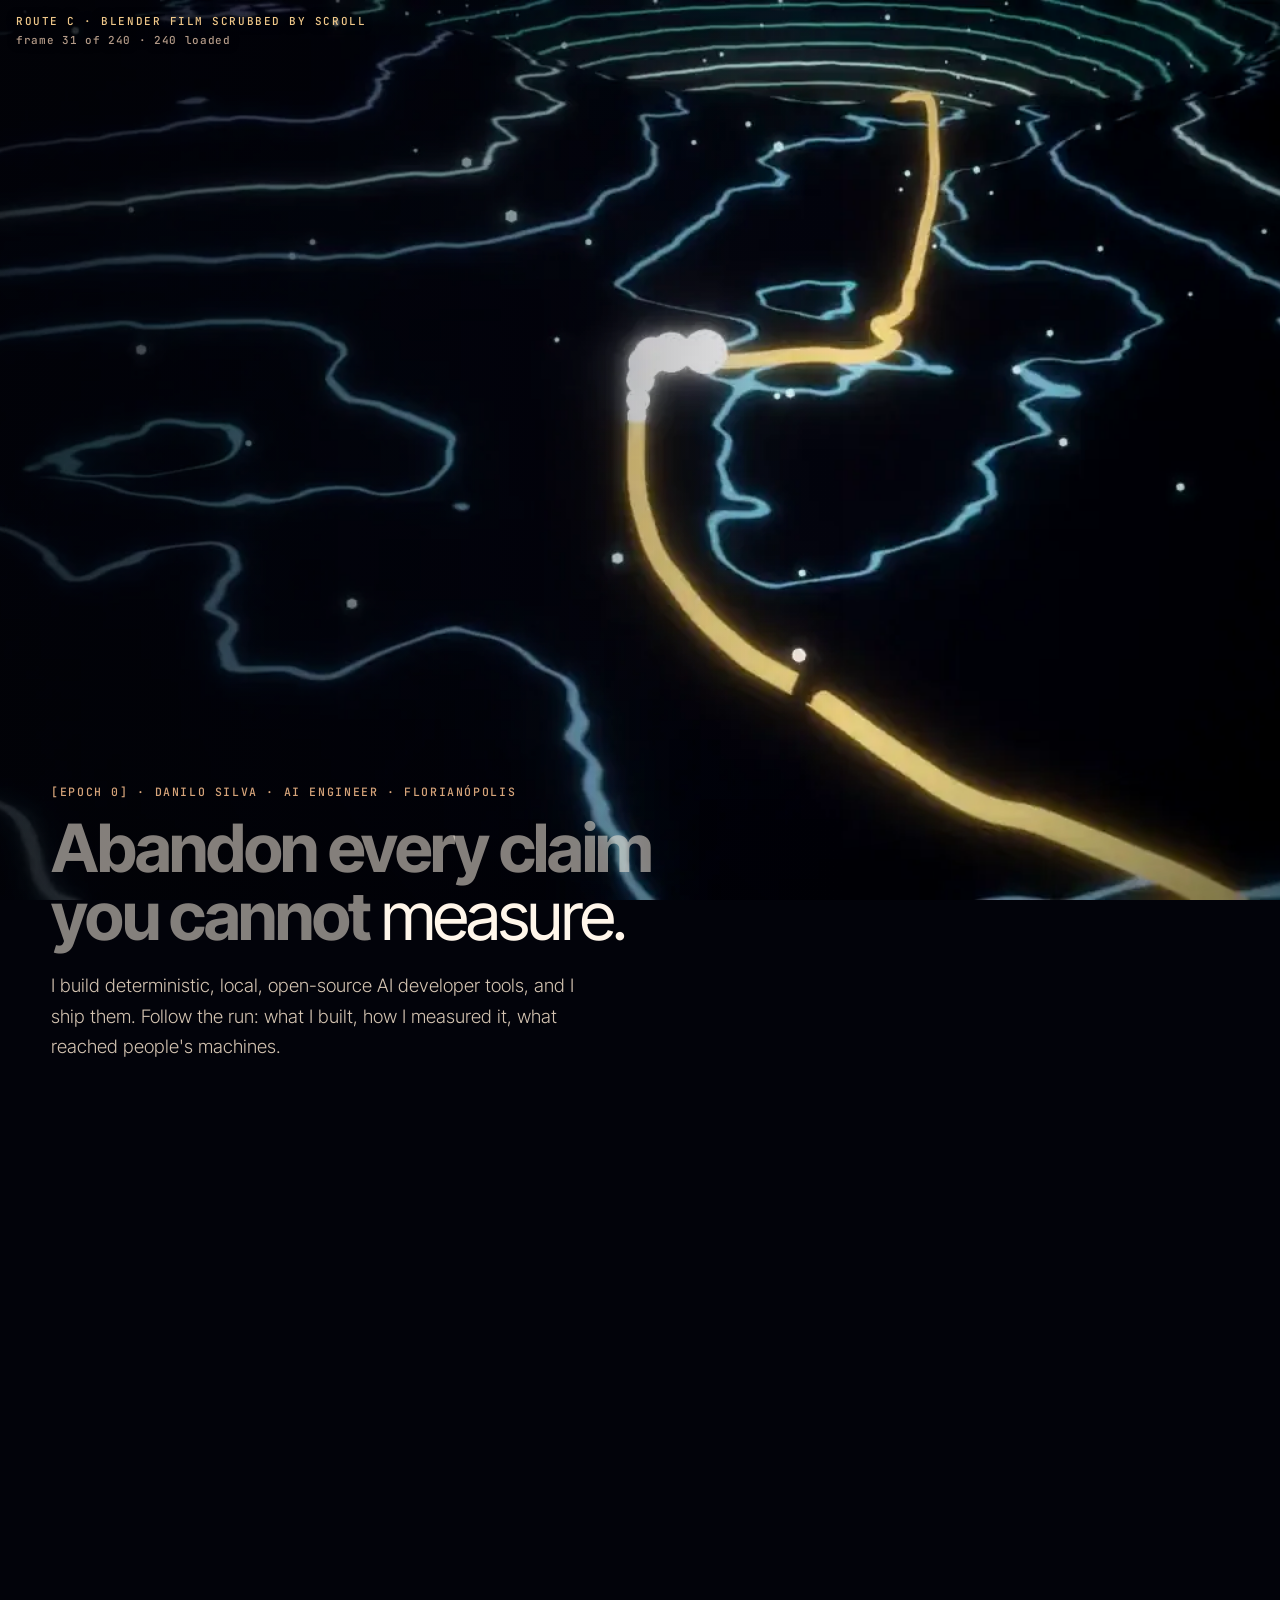
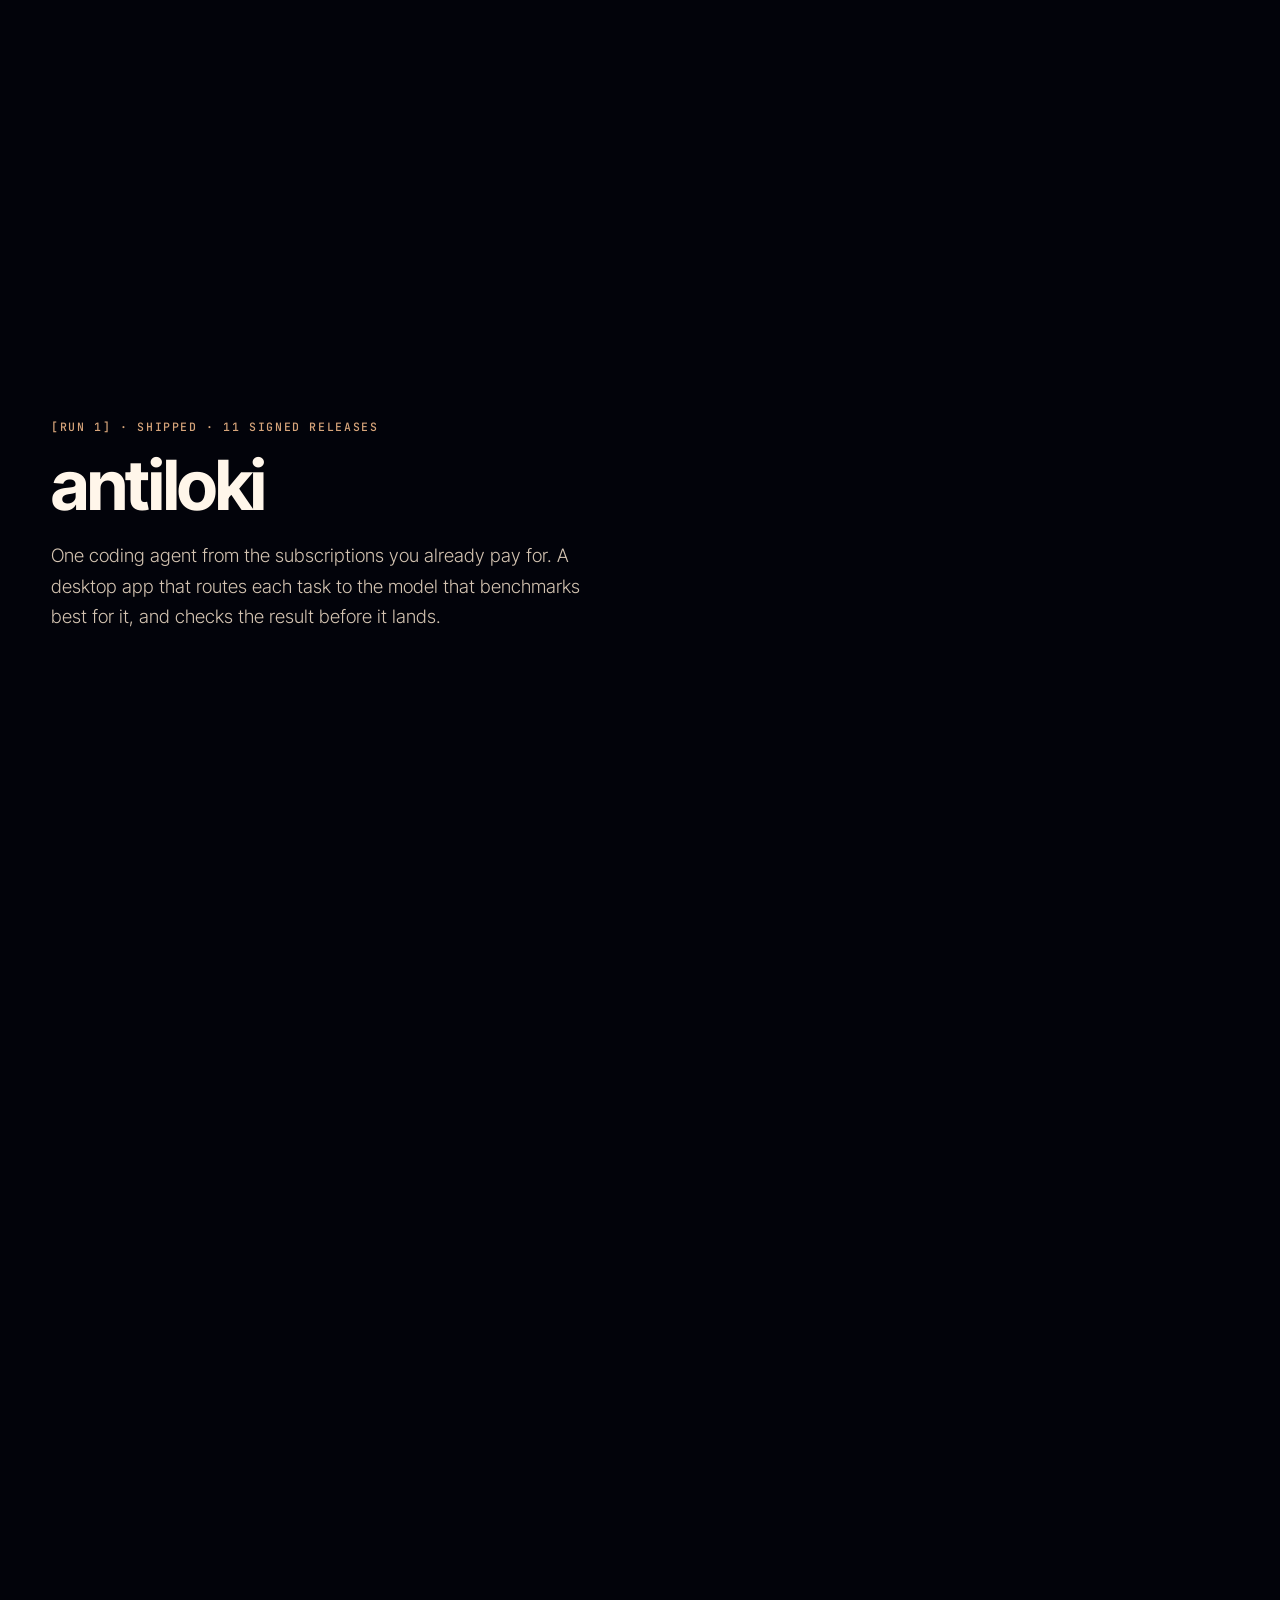
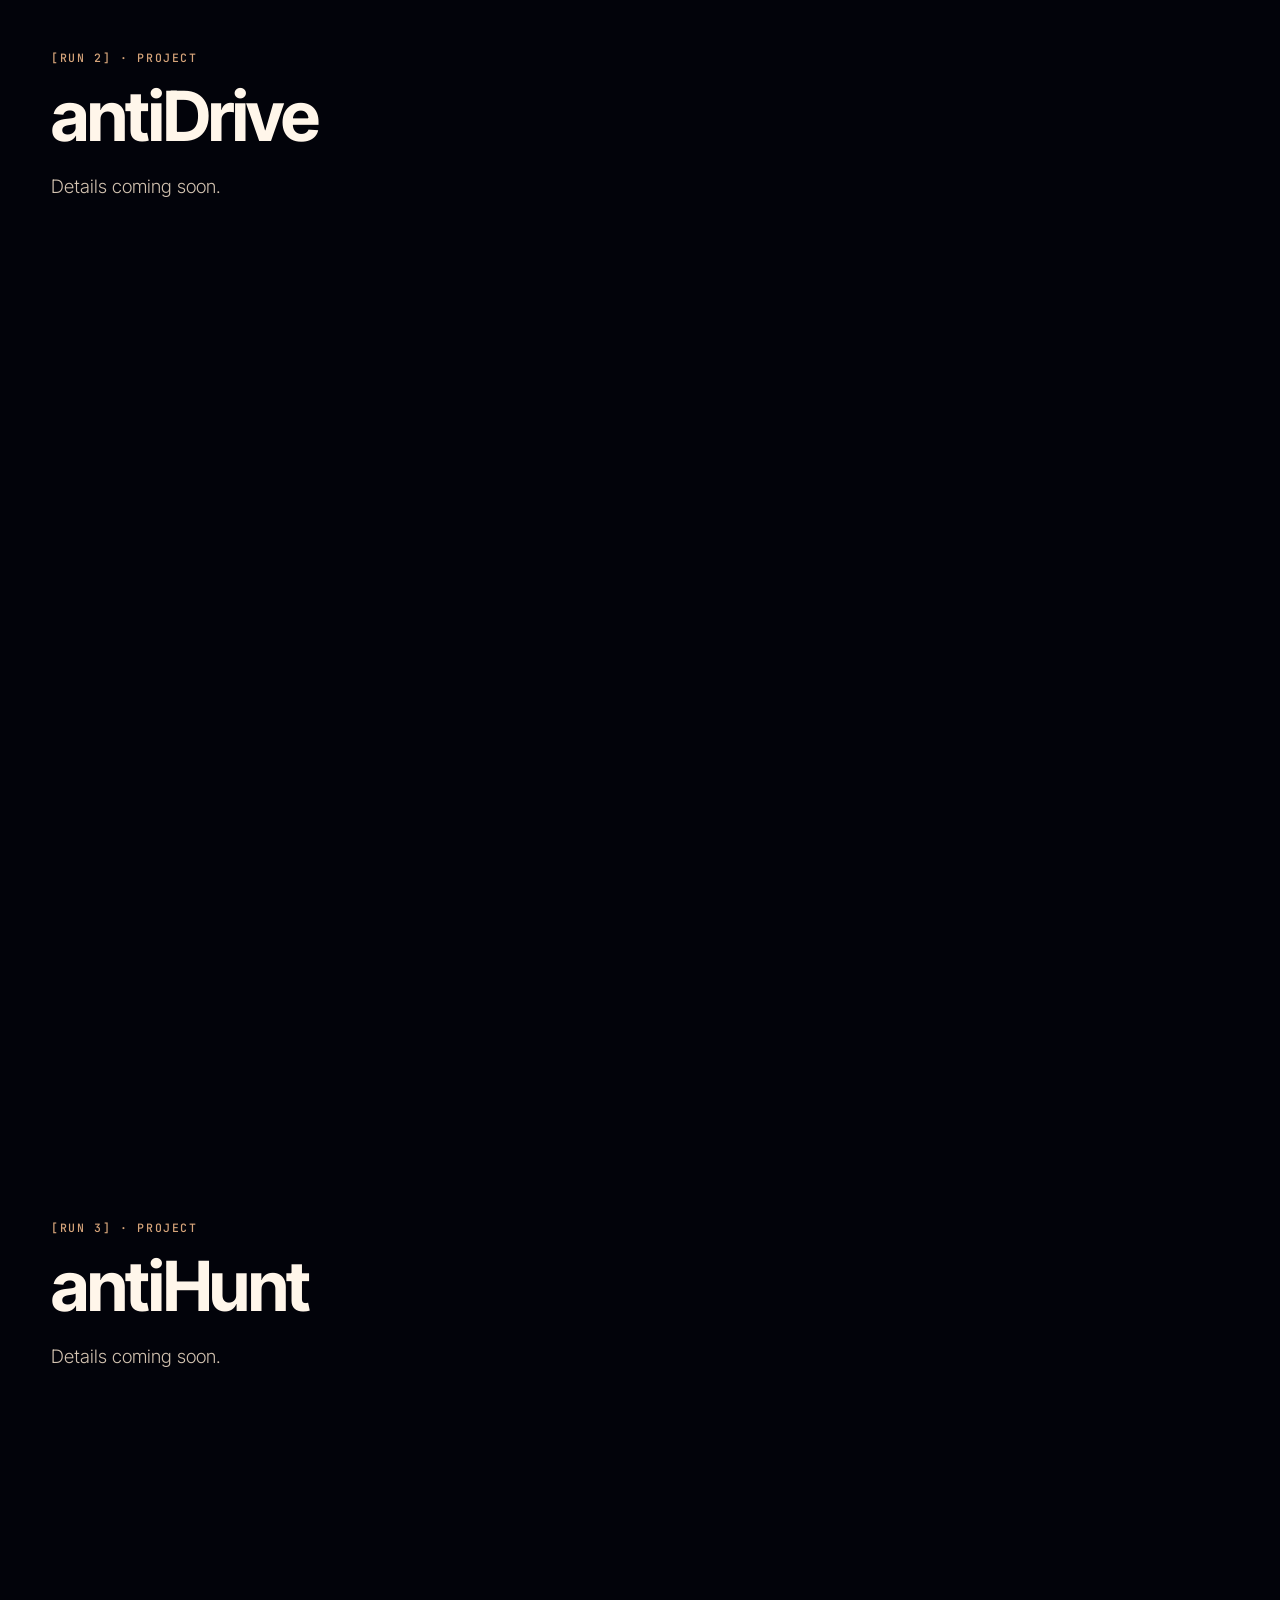
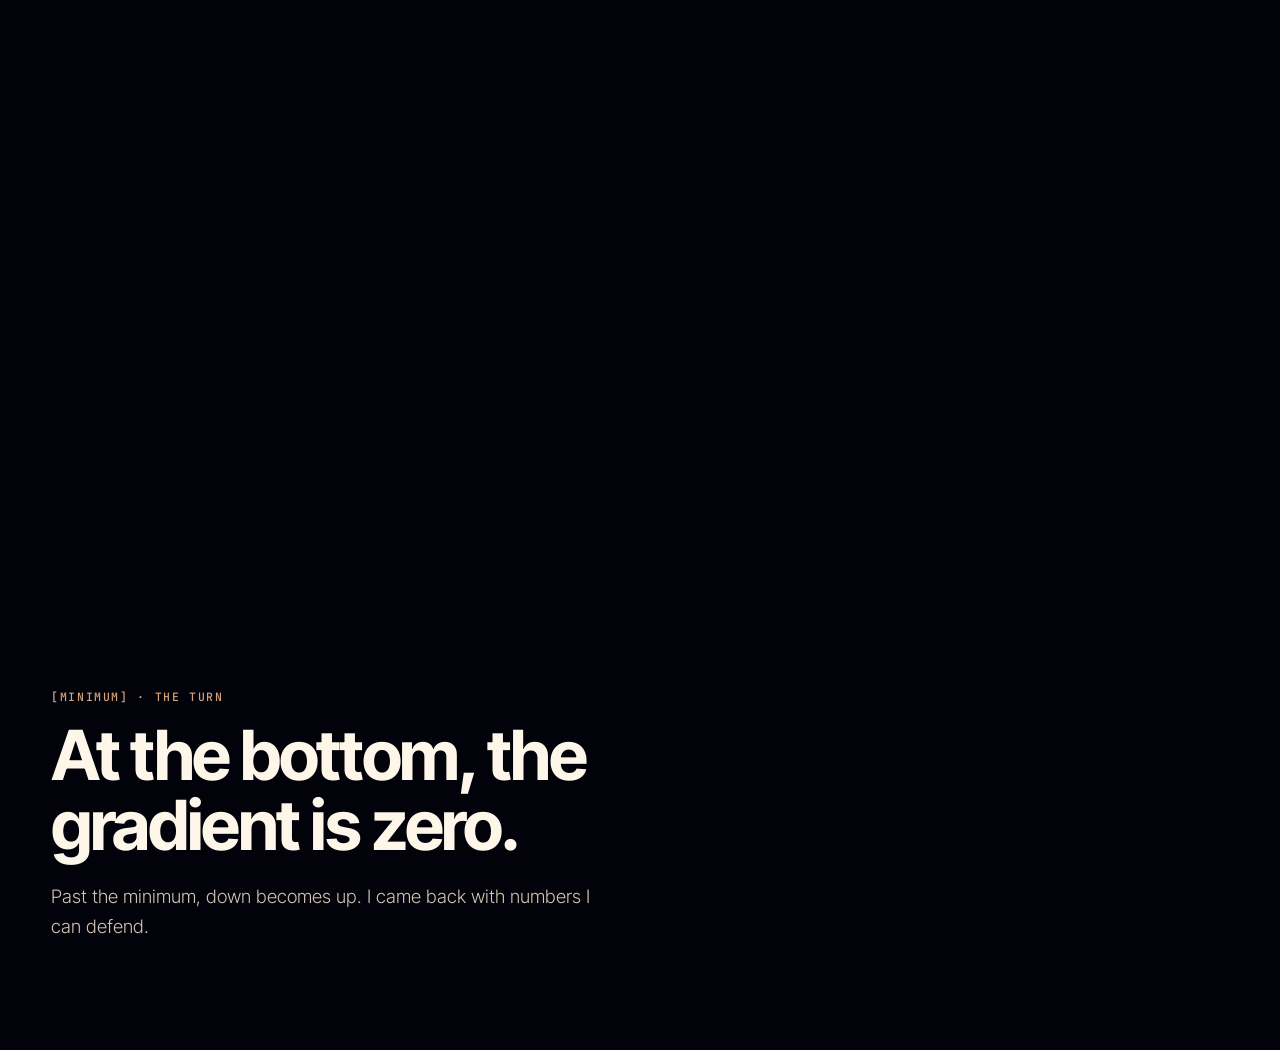
<file: lab/route-c.html>
<!doctype html><html lang="en"><head><meta charset="utf-8"><meta name="viewport" content="width=device-width,initial-scale=1"><title>Route C · Blender film, scrubbed by scroll</title>
<link rel="stylesheet" href="https://fonts.googleapis.com/css2?family=Inter+Tight:wght@300;400;500&family=JetBrains+Mono:wght@500&display=swap"><link rel="stylesheet" href="lab.css"></head><body>
<canvas class="fx" id="cv"></canvas><div class="scrim"></div><div class="bar" id="bar"></div>
<div class="tag">Route C · Blender film scrubbed by scroll<i id="info">loading the film…</i></div><div class="loading" id="ld">loading the film…</div>
<section><div class="in"><p class="eb">[Epoch 0] · Danilo Silva · AI engineer · Florianópolis</p><h1>Abandon every claim<br>you cannot <b>measure.</b></h1><p class="lede">I build deterministic, local, open-source AI developer tools, and I ship them. Follow the run: what I built, how I measured it, what reached people's machines.</p></div></section>
<section><div class="in"><p class="eb">[Run 1] · Shipped · 11 signed releases</p><h2>antiloki</h2><p class="lede">One coding agent from the subscriptions you already pay for. A desktop app that routes each task to the model that benchmarks best for it, and checks the result before it lands.</p></div></section>
<section><div class="in"><p class="eb">[Run 2] · Project</p><h2>antiDrive</h2><p class="lede">Details coming soon.</p></div></section>
<section><div class="in"><p class="eb">[Run 3] · Project</p><h2>antiHunt</h2><p class="lede">Details coming soon.</p></div></section>
<section><div class="in"><p class="eb">[Minimum] · The turn</p><h2>At the bottom, the gradient is zero.</h2><p class="lede">Past the minimum, down becomes up. I came back with numbers I can defend.</p></div></section>
<script>
// The whole journey is a film Blender rendered from code (240 frames). Scrolling picks the frame; the page just draws it on a canvas.
// A frame sequence scrubs smoothly everywhere (a <video> seeks poorly on phones) and costs about 8 MB.
var cv = document.getElementById("cv"), g = cv.getContext("2d"), bar = document.getElementById("bar"), info = document.getElementById("info"), ld = document.getElementById("ld");
var N = 240, imgs = new Array(N), got = 0, cur = 0, small = matchMedia("(max-width:760px)").matches;
function size() { var r = Math.min(devicePixelRatio || 1, small ? 1.5 : 2); cv.width = Math.round(innerWidth * r); cv.height = Math.round(innerHeight * r); }
addEventListener("resize", size); size();
function load(i) { if (imgs[i]) return; var im = imgs[i] = new Image(); im.onload = function () { im.ok = true; got++; if (got >= 12) ld.classList.add("off"); }; im.src = "render/seq/" + String(i + 1).padStart(4, "0") + ".webp"; }
var order = []; for (var s = 0; s < 8; s++) for (var i = s; i < N; i += 8) order.push(i);       // every 8th frame first, then fill in
(function pump() { for (var k = 0; k < 6 && order.length; k++) load(order.shift()); if (order.length) setTimeout(pump, 30); })();
setTimeout(function () { ld.classList.add("off"); }, 5000);
function pick(i) { for (var d = 0; d < N; d++) { var a = imgs[i - d], b = imgs[i + d]; if (a && a.ok) return a; if (b && b.ok) return b; } return null; }
function progress() { var m = Math.max(1, document.documentElement.scrollHeight - innerHeight); return Math.min(1, Math.max(0, scrollY / m)); }
function tick() {
  requestAnimationFrame(tick); var p = progress(); cur += (p * (N - 1) - cur) * .14;
  var im = pick(Math.round(cur)); if (im) { var s = Math.max(cv.width / im.naturalWidth, cv.height / im.naturalHeight), w = im.naturalWidth * s, h = im.naturalHeight * s; g.drawImage(im, (cv.width - w) / 2, (cv.height - h) / 2, w, h); }
  bar.style.transform = "scaleX(" + p + ")"; info.textContent = "frame " + (Math.round(cur) + 1) + " of " + N + " · " + got + " loaded";
}
tick();
</script></body></html>
</file>
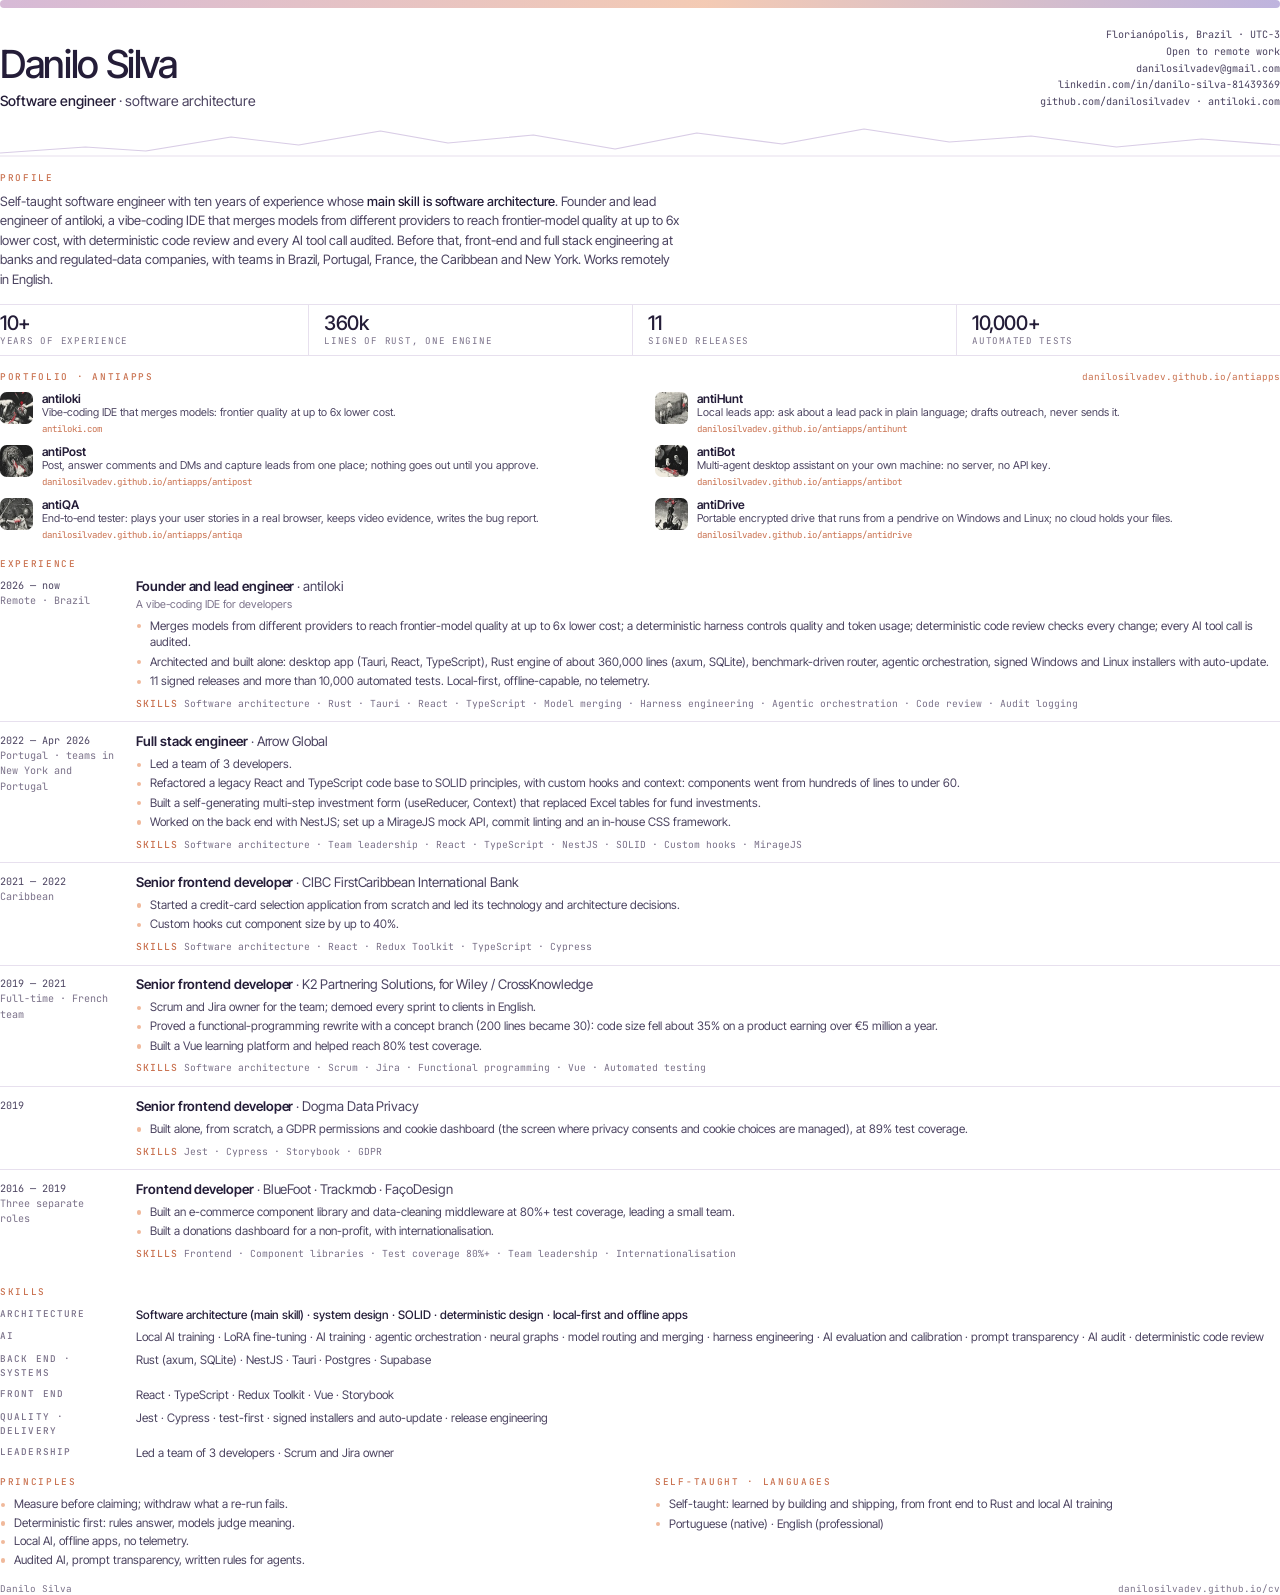
<file: tools/resume/resume.html>
<!doctype html>
<html lang="en">
<head>
<meta charset="utf-8">
<title>Danilo Silva · Software engineer · Resume</title>
<link rel="stylesheet" href="https://fonts.googleapis.com/css2?family=Inter+Tight:wght@300;400;500;600&family=JetBrains+Mono:wght@400;500&display=swap">
<style>
@page { size: A4; margin: 11mm 15mm 11mm 15mm; }
:root { --ink:#241d38; --soft:#4b4360; --mut:#7a7189; --line:#e7e0ee; --acc:#c9714f; --dusk1:#c9a3c9; --dusk2:#f0b99b; --dusk3:#a99bd3; }
* { box-sizing: border-box; margin: 0; padding: 0; }
html { -webkit-print-color-adjust: exact; print-color-adjust: exact; }
body { font: 400 8.8pt/1.42 "Inter Tight", system-ui, sans-serif; color: var(--ink); }
.sky { height: 2.2mm; border-radius: 2mm; background: linear-gradient(90deg, var(--dusk1), var(--dusk2) 55%, var(--dusk3)); opacity: .75; margin-bottom: 7mm; }
header { display: flex; justify-content: space-between; align-items: flex-end; gap: 10mm; }
h1 { font: 500 29pt/1 "Inter Tight", sans-serif; letter-spacing: -.035em; }
.role { margin-top: 2.4mm; font: 400 10.6pt/1.3 "Inter Tight", sans-serif; color: var(--soft); }
.role b { font-weight: 500; color: var(--ink); }
.contact { font: 400 7.6pt/1.65 "JetBrains Mono", ui-monospace, monospace; color: var(--soft); text-align: right; }
.ridge { display: block; width: 100%; height: 9mm; margin: 3.2mm 0 1mm; }
.label { font: 500 7pt/1 "JetBrains Mono", ui-monospace, monospace; letter-spacing: .18em; text-transform: uppercase; color: var(--acc); }
section { margin-top: 4.2mm; }
section > .label { display: block; margin-bottom: 2.6mm; }
.profile { font-size: 9.7pt; line-height: 1.5; color: var(--soft); max-width: 180mm; }
.profile b { color: var(--ink); font-weight: 500; }
.figs { display: flex; gap: 0; margin-top: 4mm; border-top: .3mm solid var(--line); border-bottom: .3mm solid var(--line); }
.fig { flex: 1; padding: 2mm 0 1.8mm 0; }
.fig + .fig { padding-left: 4mm; border-left: .3mm solid var(--line); }
.fig b { display: block; font: 500 15pt/1 "Inter Tight", sans-serif; letter-spacing: -.02em; }
.fig span { display: block; margin-top: 1mm; font: 400 6.9pt/1.25 "JetBrains Mono", monospace; color: var(--mut); text-transform: uppercase; letter-spacing: .08em; }
.job { display: grid; grid-template-columns: 31mm 1fr; gap: 5mm; padding: 2.8mm 0 2.7mm; border-top: .3mm solid var(--line); break-inside: avoid; }
.job:first-of-type { border-top: 0; padding-top: 0; }
.when { font: 400 7.6pt/1.5 "JetBrains Mono", monospace; color: var(--mut); }
.when em { display: block; font-style: normal; color: var(--soft); }
.job h3 { font: 600 10pt/1.3 "Inter Tight", sans-serif; letter-spacing: -.005em; }
.job h3 span { font-weight: 400; color: var(--soft); }
.sub { margin-top: .4mm; font-size: 8.1pt; color: var(--mut); }
ul { list-style: none; margin-top: 1.5mm; }
li { position: relative; padding-left: 3.6mm; margin: .7mm 0; color: var(--soft); }
li::before { content: ""; position: absolute; left: .3mm; top: 1.75mm; width: 1.1mm; height: 1.1mm; border-radius: 50%; background: var(--dusk2); }
.sk { margin-top: 1.6mm; font: 400 7.3pt/1.6 "JetBrains Mono", monospace; color: var(--mut); }
.sk b { font-weight: 500; color: var(--acc); letter-spacing: .1em; text-transform: uppercase; margin-right: 1.5mm; }
.skills { display: grid; grid-template-columns: 31mm 1fr; gap: 1.6mm 5mm; }
.skills dt { font: 500 7pt/1.55 "JetBrains Mono", monospace; letter-spacing: .12em; text-transform: uppercase; color: var(--mut); }
.skills dd { color: var(--soft); }
.skills dd.main { color: var(--ink); font-weight: 500; }
.two { display: grid; grid-template-columns: 1fr 1fr; gap: 8mm; }
.principles li { margin: .5mm 0; }
.foot { margin-top: 3mm; font: 400 7pt/1.4 "JetBrains Mono", monospace; color: var(--mut); display: flex; justify-content: space-between; }
.apps { display: grid; grid-template-columns: 1fr 1fr; gap: 1.8mm 8mm; }
.app { display: flex; gap: 2.6mm; align-items: flex-start; break-inside: avoid; }
.app img { flex: none; width: 8.6mm; height: 8.6mm; border-radius: 1.8mm; margin-top: .3mm; }
.app b { display: block; font: 600 9pt/1.25 "Inter Tight", sans-serif; }
.app p { font-size: 8.1pt; line-height: 1.35; color: var(--soft); }
.app a { font: 400 6.8pt/1.4 "JetBrains Mono", monospace; color: var(--acc); text-decoration: none; word-break: break-all; }
.famlink { float: right; font: 400 7pt/1 "JetBrains Mono", monospace; letter-spacing: 0; text-transform: none; }
.famlink a { color: var(--acc); text-decoration: none; }
</style>
</head>
<body>
<div class="sky" style="margin-bottom:5mm"></div>
<header>
  <div>
    <h1>Danilo Silva</h1>
    <div class="role"><b>Software engineer</b> · software architecture</div>
  </div>
  <div class="contact">
    Florianópolis, Brazil · UTC−3<br>Open to remote work<br>
    danilosilvadev@gmail.com<br>
    linkedin.com/in/danilo-silva-81439369<br>
    github.com/danilosilvadev · antiloki.com
  </div>
</header>
<svg class="ridge" viewBox="0 0 720 34" preserveAspectRatio="none" aria-hidden="true"><path d="M0 30 L48 24 L82 28 L130 14 L168 22 L214 8 L252 20 L300 12 L346 26 L392 10 L440 21 L486 6 L534 19 L580 13 L628 24 L676 16 L720 22" fill="none" stroke="#d9cde6" stroke-width="1.1" stroke-linejoin="round"/><path d="M0 33 L720 33" stroke="#e7e0ee" stroke-width=".8"/></svg>

<section>
  <span class="label">Profile</span>
  <p class="profile">Self-taught software engineer with ten years of experience whose <b>main skill is software architecture</b>. Founder and lead engineer of antiloki, a vibe-coding IDE that merges models from different providers to reach frontier-model quality at up to 6x lower cost, with deterministic code review and every AI tool call audited. Before that, front-end and full stack engineering at banks and regulated-data companies, with teams in Brazil, Portugal, France, the Caribbean and New York. Works remotely in English.</p>
  <div class="figs">
    <div class="fig"><b>10+</b><span>years of experience</span></div>
    <div class="fig"><b>360k</b><span>lines of Rust, one engine</span></div>
    <div class="fig"><b>11</b><span>signed releases</span></div>
    <div class="fig"><b>10,000+</b><span>automated tests</span></div>
  </div>
</section>

<section>
  <span class="label">Portfolio · antiapps <span class="famlink"><a href="https://danilosilvadev.github.io/antiapps/">danilosilvadev.github.io/antiapps</a></span></span>
  <div class="apps">
    <div class="app"><img src="img/antiloki.webp" alt=""><div><b>antiloki</b><p>Vibe-coding IDE that merges models: frontier quality at up to 6x lower cost.</p><a href="https://antiloki.com/">antiloki.com</a></div></div>
    <div class="app"><img src="img/antihunt.webp" alt=""><div><b>antiHunt</b><p>Local leads app: ask about a lead pack in plain language; drafts outreach, never sends it.</p><a href="https://danilosilvadev.github.io/antiapps/antihunt/">danilosilvadev.github.io/antiapps/antihunt</a></div></div>
    <div class="app"><img src="img/antipost.webp" alt=""><div><b>antiPost</b><p>Post, answer comments and DMs and capture leads from one place; nothing goes out until you approve.</p><a href="https://danilosilvadev.github.io/antiapps/antipost/">danilosilvadev.github.io/antiapps/antipost</a></div></div>
    <div class="app"><img src="img/antibot.webp" alt=""><div><b>antiBot</b><p>Multi-agent desktop assistant on your own machine: no server, no API key.</p><a href="https://danilosilvadev.github.io/antiapps/antibot/">danilosilvadev.github.io/antiapps/antibot</a></div></div>
    <div class="app"><img src="img/antiqa.webp" alt=""><div><b>antiQA</b><p>End-to-end tester: plays your user stories in a real browser, keeps video evidence, writes the bug report.</p><a href="https://danilosilvadev.github.io/antiapps/antiqa/">danilosilvadev.github.io/antiapps/antiqa</a></div></div>
    <div class="app"><img src="img/antidrive.webp" alt=""><div><b>antiDrive</b><p>Portable encrypted drive that runs from a pendrive on Windows and Linux; no cloud holds your files.</p><a href="https://danilosilvadev.github.io/antiapps/antidrive/">danilosilvadev.github.io/antiapps/antidrive</a></div></div>
  </div>
</section>

<section>
  <span class="label">Experience</span>

  <div class="job">
    <div class="when"><em>2026 — now</em>Remote · Brazil</div>
    <div>
      <h3>Founder and lead engineer <span>· antiloki</span></h3>
      <div class="sub">A vibe-coding IDE for developers</div>
      <ul>
        <li>Merges models from different providers to reach frontier-model quality at up to 6x lower cost; a deterministic harness controls quality and token usage; deterministic code review checks every change; every AI tool call is audited.</li>
        <li>Architected and built alone: desktop app (Tauri, React, TypeScript), Rust engine of about 360,000 lines (axum, SQLite), benchmark-driven router, agentic orchestration, signed Windows and Linux installers with auto-update.</li>
        <li>11 signed releases and more than 10,000 automated tests. Local-first, offline-capable, no telemetry.</li>
      </ul>
      <div class="sk"><b>Skills</b>Software architecture · Rust · Tauri · React · TypeScript · Model merging · Harness engineering · Agentic orchestration · Code review · Audit logging</div>
    </div>
  </div>

  <div class="job">
    <div class="when"><em>2022 — Apr 2026</em>Portugal · teams in New York and Portugal</div>
    <div>
      <h3>Full stack engineer <span>· Arrow Global</span></h3>
      <ul>
        <li>Led a team of 3 developers.</li>
        <li>Refactored a legacy React and TypeScript code base to SOLID principles, with custom hooks and context: components went from hundreds of lines to under 60.</li>
        <li>Built a self-generating multi-step investment form (useReducer, Context) that replaced Excel tables for fund investments.</li>
        <li>Worked on the back end with NestJS; set up a MirageJS mock API, commit linting and an in-house CSS framework.</li>
      </ul>
      <div class="sk"><b>Skills</b>Software architecture · Team leadership · React · TypeScript · NestJS · SOLID · Custom hooks · MirageJS</div>
    </div>
  </div>

  <div class="job">
    <div class="when"><em>2021 — 2022</em>Caribbean</div>
    <div>
      <h3>Senior frontend developer <span>· CIBC FirstCaribbean International Bank</span></h3>
      <ul>
        <li>Started a credit-card selection application from scratch and led its technology and architecture decisions.</li>
        <li>Custom hooks cut component size by up to 40%.</li>
      </ul>
      <div class="sk"><b>Skills</b>Software architecture · React · Redux Toolkit · TypeScript · Cypress</div>
    </div>
  </div>

  <div class="job">
    <div class="when"><em>2019 — 2021</em>Full-time · French team</div>
    <div>
      <h3>Senior frontend developer <span>· K2 Partnering Solutions, for Wiley / CrossKnowledge</span></h3>
      <ul>
        <li>Scrum and Jira owner for the team; demoed every sprint to clients in English.</li>
        <li>Proved a functional-programming rewrite with a concept branch (200 lines became 30): code size fell about 35% on a product earning over €5 million a year.</li>
        <li>Built a Vue learning platform and helped reach 80% test coverage.</li>
      </ul>
      <div class="sk"><b>Skills</b>Software architecture · Scrum · Jira · Functional programming · Vue · Automated testing</div>
    </div>
  </div>

  <div class="job">
    <div class="when"><em>2019</em></div>
    <div>
      <h3>Senior frontend developer <span>· Dogma Data Privacy</span></h3>
      <ul>
        <li>Built alone, from scratch, a GDPR permissions and cookie dashboard (the screen where privacy consents and cookie choices are managed), at 89% test coverage.</li>
      </ul>
      <div class="sk"><b>Skills</b>Jest · Cypress · Storybook · GDPR</div>
    </div>
  </div>

  <div class="job">
    <div class="when"><em>2016 — 2019</em>Three separate roles</div>
    <div>
      <h3>Frontend developer <span>· BlueFoot · Trackmob · FaçoDesign</span></h3>
      <ul>
        <li>Built an e-commerce component library and data-cleaning middleware at 80%+ test coverage, leading a small team.</li>
        <li>Built a donations dashboard for a non-profit, with internationalisation.</li>
      </ul>
      <div class="sk"><b>Skills</b>Frontend · Component libraries · Test coverage 80%+ · Team leadership · Internationalisation</div>
    </div>
  </div>
</section>

<section>
  <span class="label">Skills</span>
  <dl class="skills">
    <dt>Architecture</dt><dd class="main">Software architecture (main skill) · system design · SOLID · deterministic design · local-first and offline apps</dd>
    <dt>AI</dt><dd>Local AI training · LoRA fine-tuning · AI training · agentic orchestration · neural graphs · model routing and merging · harness engineering · AI evaluation and calibration · prompt transparency · AI audit · deterministic code review</dd>
    <dt>Back end · systems</dt><dd>Rust (axum, SQLite) · NestJS · Tauri · Postgres · Supabase</dd>
    <dt>Front end</dt><dd>React · TypeScript · Redux Toolkit · Vue · Storybook</dd>
    <dt>Quality · delivery</dt><dd>Jest · Cypress · test-first · signed installers and auto-update · release engineering</dd>
    <dt>Leadership</dt><dd>Led a team of 3 developers · Scrum and Jira owner</dd>
  </dl>
</section>

<section class="two">
  <div>
    <span class="label" style="display:block;margin-bottom:2.6mm">Principles</span>
    <ul class="principles" style="margin-top:0">
      <li>Measure before claiming; withdraw what a re-run fails.</li>
      <li>Deterministic first: rules answer, models judge meaning.</li>
      <li>Local AI, offline apps, no telemetry.</li>
      <li>Audited AI, prompt transparency, written rules for agents.</li>
    </ul>
  </div>
  <div>
    <span class="label" style="display:block;margin-bottom:2.6mm">Self-taught · languages</span>
    <ul style="margin-top:0">
      <li>Self-taught: learned by building and shipping, from front end to Rust and local AI training</li>
      <li>Portuguese (native) · English (professional)</li>
    </ul>
  </div>
</section>

<div class="foot"><span>Danilo Silva</span><span>danilosilvadev.github.io/cv</span></div>
</body>
</html>
</file>
<file: assets/style.css>
/* DANILO SILVA — CV. A 3D scene sits behind real text sections; with "Plain CV", ?static or reduced motion the scene is off and this is a normal dark document. */
:root{
  --bg:#070405; --bg2:#100a09; --fg:#f1e7da; --mut:#b39a88; --dim:#8a7466; --line:rgba(241,231,218,.13); --line2:rgba(241,231,218,.24);
  --acc:#f0c88a; --ember:#ffa24a;
  --sans:"Inter Tight",system-ui,-apple-system,"Segoe UI",sans-serif; --mono:"JetBrains Mono",ui-monospace,"SF Mono",Menlo,monospace;
  --gut:clamp(20px,4vw,56px); --max:1180px; --bar:68px;
}
*{box-sizing:border-box;margin:0;padding:0}
html{background:var(--bg);color:var(--fg);-webkit-text-size-adjust:100%;scroll-behavior:smooth}
body{font-family:var(--sans);font-size:17px;line-height:1.6;font-weight:400;overflow-x:hidden;-webkit-font-smoothing:antialiased;background:var(--bg)}
a{color:inherit;text-decoration:none}
ul,ol{list-style:none}
h1,h2,h3{font-weight:400}
::selection{background:var(--acc);color:#0a0505}
:focus-visible{outline:2px solid var(--acc);outline-offset:4px;border-radius:4px}
[hidden]{display:none!important}
.mono{font-family:var(--mono);font-size:11.5px;letter-spacing:.14em;text-transform:uppercase}
.wrap{width:min(var(--max),100% - 2*var(--gut));margin-inline:auto}
.skip{position:fixed;left:12px;top:-60px;z-index:200;background:var(--acc);color:#0a0505;padding:10px 14px;border-radius:8px;font-weight:600;transition:top .2s}
.skip:focus{top:12px}

/* ── the scene ── */
#gl{position:fixed;inset:0;width:100vw;height:100vh;display:block;z-index:0;opacity:0;transition:opacity 1.2s}
#gl.on{opacity:1}
#paint{position:fixed;inset:0;z-index:0;overflow:hidden;pointer-events:none;opacity:0;transition:opacity 1.2s}
#paint.on{opacity:1}
#paint img{position:absolute;inset:0;width:100%;height:100%;object-fit:cover;opacity:0;transform-origin:50% 58%;will-change:transform,opacity;backface-visibility:hidden}
#fade{position:fixed;inset:0;z-index:1;pointer-events:none;background:#000;opacity:0}
.scrim{position:fixed;inset:0;z-index:1;pointer-events:none;background:linear-gradient(90deg,rgba(8,3,2,.74) 0%,rgba(8,3,2,.46) 38%,transparent 66%)}
.vig{position:fixed;inset:0;z-index:1;pointer-events:none;background:radial-gradient(110% 90% at 55% 50%,transparent 48%,rgba(0,0,0,.62) 100%)}
main,.foot,.bar,.gauge{position:relative;z-index:2}

/* ── bar ── */
.bar{position:fixed;top:0;left:0;right:0;height:var(--bar);display:flex;align-items:center;justify-content:space-between;padding:0 var(--gut);z-index:60;background:linear-gradient(180deg,rgba(7,4,5,.94) 0%,rgba(7,4,5,.82) 62%,rgba(7,4,5,0) 100%);backdrop-filter:blur(8px);-webkit-backdrop-filter:blur(8px)}
.mark{font-size:30px;font-weight:500;letter-spacing:-.03em}
.bar nav{display:flex;align-items:center;gap:clamp(14px,2.4vw,32px)}
.bar nav a,.plainbtn{font-family:var(--mono);font-size:11.5px;letter-spacing:.14em;text-transform:uppercase;color:var(--mut);position:relative;padding:6px 0;transition:color .25s}
.bar nav a:hover,.bar nav a.on,.plainbtn:hover{color:var(--fg)}
.plainbtn{background:none;border:1px solid var(--line2);border-radius:999px;padding:7px 14px;cursor:pointer;color:var(--fg)}
.plainbtn[aria-pressed="true"]{border-color:var(--acc);color:var(--acc)}
.progress{position:absolute;left:0;right:0;bottom:0;height:2px}
.progress i{display:block;height:100%;background:var(--ember);transform:scaleX(0);transform-origin:left}
@media (max-width:760px){.bar nav a{display:none}}

/* ── circle gauge ── */
.gauge{position:fixed;right:var(--gut);top:50%;transform:translateY(-50%);display:flex;flex-direction:column;gap:14px;text-align:right;font-size:11px;color:var(--mut);text-shadow:0 0 10px #000;z-index:20}
.gauge a{display:flex;gap:12px;align-items:center;justify-content:flex-end;transition:color .3s}
.gauge a i{display:block;width:18px;height:1px;background:currentColor;transition:width .3s}
.gauge a.on{color:var(--ember)}.gauge a.on i{width:44px}
@media (max-width:1000px){.gauge{display:none}}

/* ── stages: real text over the scene ── */
.stage{position:relative;min-height:100vh;display:flex;align-items:flex-end;padding:calc(var(--bar) + 40px) var(--gut) clamp(72px,10vh,120px);z-index:2}
.stage .in{width:100%;max-width:660px}
.stage .in.wide{max-width:920px}
#antiloki .in{max-width:880px}
.eb{color:#d6a47a;margin-bottom:18px}
.eb .clk{color:var(--dim)}
h1{font-size:clamp(40px,5.2vw,78px);line-height:1.02;letter-spacing:-.035em;color:rgba(241,231,218,.52)}
h1 b{font-weight:400;color:#fff6ea}
h2{font-size:clamp(44px,6vw,92px);line-height:1;letter-spacing:-.04em;color:#fff6ea}
.lede{margin-top:22px;max-width:50ch;font-size:clamp(16px,1.5vw,18.5px);line-height:1.65;color:#d3c3b1;font-weight:300}
.actions{display:flex;flex-wrap:wrap;gap:12px;margin-top:30px}
.btn{display:inline-flex;align-items:center;gap:10px;padding:14px 24px;border-radius:999px;background:var(--acc);color:#150b07;font-weight:500;font-size:15.5px;border:1px solid var(--acc);cursor:pointer;font-family:var(--sans);transition:background .3s,color .3s,border-color .3s}
.btn:hover{background:transparent;color:var(--acc)}
.btn.ghost{background:rgba(7,4,5,.45);color:var(--fg);border-color:var(--line2)}
.btn.ghost:hover{border-color:var(--acc);color:var(--acc)}
.pr-contact{display:none}
.cue{position:absolute;left:50%;bottom:30px;transform:translateX(-50%);display:flex;align-items:center;gap:14px;color:var(--mut)}
.cue i{display:block;width:1px;height:42px;background:linear-gradient(var(--ember),transparent);animation:cue 2.4s ease-in-out infinite}
@keyframes cue{0%{transform:scaleY(0);transform-origin:top}45%{transform:scaleY(1)}100%{transform:scaleY(1);opacity:0}}
@media (max-width:760px){.cue{display:none}.scrim{background:linear-gradient(180deg,rgba(8,3,2,.2) 0%,rgba(8,3,2,.72) 60%)}}

/* ── beats, roles, quotes ── */
.beat{min-height:90vh}
.role{min-height:78vh}
.role h2{font-size:clamp(34px,4.6vw,66px)}
.role .lede{max-width:46ch}
.quote{margin-top:18px;max-width:52ch;font-size:15px;line-height:1.6;color:#b39a88;font-style:italic;font-weight:300}
.beat h2{font-size:clamp(36px,5vw,76px);max-width:16ch}

/* ── proof, facts, diagram ── */
.stats{display:grid;grid-template-columns:repeat(4,1fr);margin-top:34px;border-top:1px solid var(--line2)}
.stats>div{padding:20px 18px 0 0}
.stats dt{color:var(--dim);margin-bottom:8px}
.stats dd{font-size:clamp(32px,4vw,54px);line-height:1;letter-spacing:-.03em;color:#fff6ea}
@media (max-width:640px){.stats{grid-template-columns:1fr 1fr}.stats>div{padding-bottom:18px}}
.panel{margin-top:34px;padding:clamp(18px,3vw,32px);border:1px solid var(--line);border-radius:16px;background:rgba(10,5,4,.7);backdrop-filter:blur(8px);-webkit-backdrop-filter:blur(8px)}
.sys-svg{width:100%;height:auto;display:block}
.sys-svg text{font-family:var(--mono);font-size:12.5px;fill:#d9cbbb;text-anchor:middle;letter-spacing:.02em}
.sys-svg .seat rect,.sys-svg .stage-box rect{fill:rgba(255,255,255,.04);stroke:var(--line2);stroke-width:1}
.sys-svg .router rect{fill:rgba(255,162,74,.1);stroke:var(--ember);stroke-width:1.4}
.sys-svg .frame{fill:none;stroke:var(--line2);stroke-dasharray:4 5}
.sys-svg .result rect{fill:rgba(240,200,138,.08);stroke:var(--acc);stroke-width:1.2}
.sys-svg .t1{font-family:var(--sans);font-size:30px;fill:var(--fg);letter-spacing:-.01em}
.sys-svg .t1.s{font-size:24px}
.sys-svg .t2{font-size:11px;fill:var(--mut)}
.sys-svg .t3{font-size:11px;fill:var(--ember);letter-spacing:.16em;text-transform:uppercase}
.sys-svg .wires path{fill:none;stroke:var(--ember);stroke-width:1.4;stroke-linecap:round;opacity:.75}
.caps{display:grid;grid-template-columns:repeat(3,1fr);gap:clamp(14px,2.4vw,30px);margin-top:26px}
.caps li{color:#c8b8a6;font-size:14.5px;line-height:1.55;font-weight:300;border-top:1px solid var(--line);padding-top:14px}
.caps b{color:var(--fg);font-weight:500}
@media (max-width:760px){.caps{grid-template-columns:1fr}}
.facts{display:grid;grid-template-columns:repeat(3,1fr);gap:18px;margin-top:34px;border-top:1px solid var(--line);padding-top:22px}
.facts span{color:var(--ember);display:block;margin-bottom:8px;font-size:11px}
.facts p{color:#d9cbbb;font-size:15px;line-height:1.45;font-weight:300}
@media (max-width:760px){.facts{grid-template-columns:1fr}}
.more{margin-top:30px;max-width:62ch;color:#b8a897;font-weight:300;font-size:15.5px}
.lnk{color:var(--fg);border-bottom:1px solid var(--ember);padding-bottom:1px;transition:color .25s}
.lnk:hover{color:var(--ember)}

/* ── the ascent: readable panels ── */
.flow{background:rgba(7,4,5,.66);backdrop-filter:blur(7px);-webkit-backdrop-filter:blur(7px);align-items:flex-start;border-top:1px solid var(--line)}
.how{margin-top:34px;border-top:1px solid var(--line)}
.how li{display:grid;grid-template-columns:clamp(44px,7vw,100px) 1fr;gap:clamp(8px,2vw,28px);padding:clamp(20px,3vw,34px) 0;border-bottom:1px solid var(--line)}
.how .n{color:var(--ember);padding-top:.6em}
.how h3{font-size:clamp(24px,3vw,40px);line-height:1.06;letter-spacing:-.025em;margin-bottom:10px;color:#fff6ea}
.how p{max-width:62ch;color:#c8b8a6;font-weight:300}
.earlier{margin-top:30px;border-top:1px solid var(--line)}
.earlier li{display:grid;grid-template-columns:150px 1fr;gap:18px;padding:16px 0;border-bottom:1px solid var(--line);color:#c8b8a6;font-size:15px;line-height:1.55;font-weight:300}
.earlier .yr{color:var(--ember);font-size:11px;padding-top:.3em}
@media (max-width:760px){.earlier li{grid-template-columns:1fr;gap:4px}}
.edu{display:flex;flex-wrap:wrap;gap:12px 40px;margin-top:30px;color:var(--dim);font-size:11.5px}

/* ── contact, under the stars ── */
.big{font-size:clamp(40px,min(8vw,15vh),128px);line-height:.95;letter-spacing:-.045em}
.links{display:flex;flex-wrap:wrap;gap:12px 32px;margin-top:30px;color:var(--mut)}
.links a{border-bottom:1px solid transparent;transition:color .25s,border-color .25s}
.links a:hover{color:var(--fg);border-color:var(--ember)}
.foot{border-top:1px solid var(--line);padding:24px 0 30px;color:var(--dim);font-size:11px;background:rgba(7,4,5,.82)}
.foot .wrap{display:flex;flex-wrap:wrap;justify-content:space-between;gap:10px}

/* ── reveal (only when the scene is on) ── */
html.js .rv{opacity:0;transform:translateY(22px);transition:opacity .9s cubic-bezier(.2,.7,.2,1),transform .9s cubic-bezier(.2,.7,.2,1)}
html.js .rv.in{opacity:1;transform:none}

/* ── plain CV: no scene, a normal document ── */
html.plain #gl,html.plain #paint,html.plain #fade,html.plain .scrim,html.plain .vig,html.plain .cue,html.plain .beat{display:none}
html.plain .stage,html.plain .role{min-height:0;align-items:flex-start;padding-top:calc(var(--bar) + 28px);padding-bottom:56px;border-top:1px solid var(--line)}
html.plain .hero{border-top:0}
html.plain .flow{background:none;backdrop-filter:none;-webkit-backdrop-filter:none}

/* ── print: a clean A4 CV ── */
@media print{
  @page{size:A4;margin:14mm 14mm}
  :root{--bg:#fff;--fg:#111;--mut:#555;--dim:#777;--line:#ddd;--line2:#ccc;--acc:#7a5a22;--ember:#7a5a22}
  html,body{background:#fff;color:#111;font-size:10pt;line-height:1.42}
  #gl,#paint,#fade,.beat,.quote,.scrim,.vig,.bar,.gauge,.skip,.cue,.actions,.links,.progress,.sys,.ask-launch,.ask-panel,.foot,.plainbtn{display:none!important}
  main,.foot{position:static}
  html .stage,html.plain .stage,html.plain .role{min-height:0;padding:8pt 0 0;display:block;border:0;background:none!important;backdrop-filter:none}
  .stage .in,.stage .in.wide,#antiloki .in{max-width:none}
  html.js .rv{opacity:1!important;transform:none!important}
  h1{font-size:30pt;color:#111}h1 b{color:#111}
  h2{font-size:16pt;color:#111;letter-spacing:-.01em;margin-top:6pt}
  .how h3{font-size:11.5pt;color:#111}
  .lede,.how p,.earlier li,.more,.facts p,.caps li{color:#222;font-size:9.5pt}
  .stats dd{font-size:15pt;color:#111}
  .clk{display:none}
  .pr-contact{display:block;margin-top:8pt;color:#333;letter-spacing:.04em}
  .eb{color:#7a5a22;margin-bottom:4pt}
  .caps b{color:#111}
  .how li,.earlier li{break-inside:avoid;padding:6pt 0}
  a{color:#111}
}

/* stills: #bare hides the page text so the scene can be judged alone */
html.bare .bar,html.bare main,html.bare .gauge,html.bare .ask-launch,html.bare .foot,html.bare .scrim{visibility:hidden}

/* ── entry screen: the sound choice (sound is the default) ── */
#entry{display:none;position:fixed;inset:0;z-index:300;align-items:center;justify-content:center;text-align:center;padding:24px;background:rgba(5,2,3,.9);-webkit-backdrop-filter:blur(10px);backdrop-filter:blur(10px);transition:opacity .8s}
html.gated #entry{display:flex}
html.gated body{overflow:hidden}
#entry.out{opacity:0;pointer-events:none}
.gate-in{display:flex;flex-direction:column;align-items:center;gap:14px}
.gate-eb{color:var(--dim)}
.gate-mark{font-size:clamp(64px,12vw,120px);font-weight:500;letter-spacing:-.05em;line-height:1}
.gate-line{color:var(--mut);font-size:15px;margin-bottom:18px}
.gate-link{background:none;border:0;color:var(--mut);font-family:var(--mono);font-size:11.5px;letter-spacing:.14em;text-transform:uppercase;text-decoration:underline;text-underline-offset:5px;cursor:pointer;padding:8px}
.gate-link:hover{color:var(--fg)}
html.gated #soundbtn{visibility:hidden}
html.plain #entry,html.plain #soundbtn{display:none!important}
@media print{#entry,#soundbtn{display:none!important}}
</file>
<file: assets/ask.css>
/* "Ask me" — the chat panel. Static UI; the answers come from an endpoint configured in ask.js. */
.ask-launch{position:fixed;right:24px;bottom:24px;z-index:50;display:flex;align-items:center;gap:12px;padding:8px 20px 8px 8px;border-radius:999px;background:var(--acc);color:#0a0a0b;border:0;font-family:var(--sans);font-weight:500;font-size:15px;cursor:pointer;box-shadow:0 10px 40px rgba(200,164,106,.25)}
.ask-launch .av-s{width:40px;height:40px;border-radius:50%;background:#0a0a0b;color:var(--acc);display:grid;place-items:center;font-family:var(--serif);font-style:italic;font-size:20px}
.ask-launch .dot{width:8px;height:8px;border-radius:50%;background:#2f8f5b;animation:ask-pulse 2.2s infinite}
@keyframes ask-pulse{70%{box-shadow:0 0 0 9px rgba(47,143,91,0)}100%{box-shadow:0 0 0 0 rgba(47,143,91,0)}}
[hidden]{display:none!important}

.ask-panel{position:fixed;right:24px;bottom:24px;z-index:60;width:min(420px,calc(100vw - 32px));height:min(680px,calc(100vh - 48px));display:flex;flex-direction:column;background:var(--bg2);border:1px solid var(--line2);border-radius:22px;box-shadow:0 30px 80px rgba(0,0,0,.6);overflow:hidden}
.ask-head{display:flex;gap:14px;align-items:center;padding:16px 18px;border-bottom:1px solid var(--line)}
.ask-head .who{flex:1}
.ask-head .who b{font-weight:500;display:block}
.ask-head .who span{color:var(--mut);font-size:12.5px}
.ask-x{background:none;border:0;color:var(--mut);font-size:22px;cursor:pointer}

.ask-stage{position:relative;height:230px;background:radial-gradient(120% 90% at 50% 20%,#232326,#0e0e10 70%);border-bottom:1px solid var(--line);overflow:hidden}
.ask-portrait{position:absolute;left:50%;top:18px;transform:translateX(-50%);width:150px;height:190px;border-radius:46% 46% 40% 40%/50% 50% 46% 46%;background:linear-gradient(170deg,#5a4a3a,#2b2320);overflow:hidden}
.ask-face{position:absolute;inset:0;display:grid;place-items:center;font-family:var(--serif);font-style:italic;font-size:64px;color:rgba(236,235,232,.35)}
.ask-mouth{position:absolute;left:50%;top:128px;transform:translateX(-50%);width:46px;height:6px;border-radius:0 0 24px 24px;background:#1a1210;transition:height .08s}
.ask-stage.speaking .ask-mouth{height:18px}
.ask-wave{position:absolute;left:0;right:0;bottom:10px;display:flex;gap:3px;justify-content:center;align-items:flex-end;height:22px;opacity:0;transition:opacity .3s}
.ask-stage.speaking .ask-wave{opacity:1}
.ask-wave i{width:3px;background:var(--acc);border-radius:2px;height:30%;animation:ask-bar .9s ease-in-out infinite}
.ask-wave i:nth-child(2){animation-delay:.15s}.ask-wave i:nth-child(3){animation-delay:.3s}.ask-wave i:nth-child(4){animation-delay:.45s}.ask-wave i:nth-child(5){animation-delay:.6s}
@keyframes ask-bar{50%{height:100%}}
.ask-tag{position:absolute;left:14px;top:12px;font-family:var(--mono);font-size:10px;letter-spacing:.14em;color:var(--acc);text-transform:uppercase}
.ask-disc{position:absolute;right:14px;top:12px;font-family:var(--mono);font-size:10px;color:var(--mut)}

.ask-mode{display:flex;gap:8px;padding:12px 18px 0;flex-wrap:wrap}
.ask-chip{font-size:12.5px;border:1px solid var(--line2);color:#cfcec9;background:transparent;padding:7px 12px;border-radius:999px;cursor:pointer;font-family:var(--sans)}
.ask-chip.on{border-color:var(--acc);color:var(--acc)}

.ask-log{flex:1;overflow-y:auto;padding:16px 18px;display:flex;flex-direction:column;gap:12px}
.ask-m{max-width:88%;padding:10px 14px;border-radius:14px;font-size:14.5px;line-height:1.5;white-space:pre-wrap}
.ask-m.ai{background:rgba(255,255,255,.05);border:1px solid var(--line);align-self:flex-start;border-bottom-left-radius:4px}
.ask-m.me{background:var(--acc);color:#0a0a0b;align-self:flex-end;border-bottom-right-radius:4px}
.ask-m.err{border-color:#8a4a44;color:#e6b3ad}
.ask-sys{align-self:center;color:var(--dim);font-family:var(--mono);font-size:10.5px;letter-spacing:.08em;text-transform:uppercase}

.ask-suggest{display:flex;flex-wrap:wrap;gap:8px;padding:0 18px 12px}
.ask-suggest .ask-chip{font-size:12px}

.ask-composer{display:flex;gap:8px;align-items:center;padding:12px 14px;border-top:1px solid var(--line)}
.ask-composer input{flex:1;min-width:0;background:rgba(255,255,255,.04);border:1px solid var(--line2);color:var(--fg);border-radius:999px;padding:11px 16px;font:inherit;font-size:14.5px}
.ask-round{width:42px;height:42px;border-radius:50%;border:1px solid var(--line2);background:transparent;color:var(--fg);display:grid;place-items:center;cursor:pointer;flex:0 0 auto;font-size:16px}
.ask-round.send{background:var(--acc);color:#0a0a0b;border-color:var(--acc)}
.ask-round:disabled{opacity:.4;cursor:default}
.ask-foot{padding:8px 18px 12px;font-size:11px;color:var(--dim);text-align:center}

@media (max-width:520px){.ask-panel{right:12px;left:12px;width:auto;bottom:12px;height:min(640px,calc(100vh - 24px))}.ask-launch{right:16px;bottom:16px}}
@media print{.ask-launch,.ask-panel{display:none!important}}
</file>
<file: lab/lab.css>
/* shared by the two lab pages: the same copy over two different renderings of the same Blender scene */
:root{--bg:#02030a;--fg:#f1e7da;--mut:#b39a88;--acc:#f0c88a;--ember:#ffa24a}
*{box-sizing:border-box;margin:0;padding:0}
html{background:var(--bg);color:var(--fg);font-family:"Inter Tight",system-ui,sans-serif;-webkit-font-smoothing:antialiased}
body{min-height:100vh}
.fx{position:fixed;inset:0;z-index:0;width:100vw;height:100vh;display:block;object-fit:cover;background:#02030a}
.scrim{position:fixed;inset:0;z-index:1;pointer-events:none;background:linear-gradient(90deg,rgba(2,3,10,.74) 0%,rgba(2,3,10,.4) 38%,transparent 66%),radial-gradient(110% 90% at 55% 50%,transparent 50%,rgba(0,0,0,.55) 100%)}
.tag{position:fixed;left:16px;top:14px;z-index:5;font:500 11px/1.4 "JetBrains Mono",ui-monospace,monospace;letter-spacing:.14em;text-transform:uppercase;color:var(--acc);text-shadow:0 0 10px #000}
.tag i{display:block;color:var(--mut);font-style:normal;letter-spacing:.06em;text-transform:none;margin-top:4px}
.bar{position:fixed;left:0;top:0;height:2px;width:100%;z-index:6;background:var(--ember);transform:scaleX(0);transform-origin:left}
section{position:relative;z-index:2;min-height:130vh;display:flex;align-items:flex-end;padding:90px clamp(20px,4vw,56px) 12vh}
.in{max-width:640px}
.eb{font:500 11.5px "JetBrains Mono",ui-monospace,monospace;letter-spacing:.14em;text-transform:uppercase;color:#d6a47a;margin-bottom:16px}
h1,h2{line-height:1.02;letter-spacing:-.035em;color:#fff6ea}
h1{font-size:clamp(40px,5.2vw,78px);color:rgba(241,231,218,.55)}h1 b{font-weight:400;color:#fff6ea}
h2{font-size:clamp(38px,5.4vw,84px)}
p.lede{margin-top:20px;max-width:50ch;font-size:clamp(16px,1.5vw,18.5px);line-height:1.65;color:#d3c3b1;font-weight:300}
.loading{position:fixed;inset:0;z-index:9;display:grid;place-items:center;background:#02030a;color:var(--mut);font:500 12px "JetBrains Mono",monospace;letter-spacing:.14em;text-transform:uppercase;transition:opacity .8s}
.loading.off{opacity:0;pointer-events:none}
</file>
